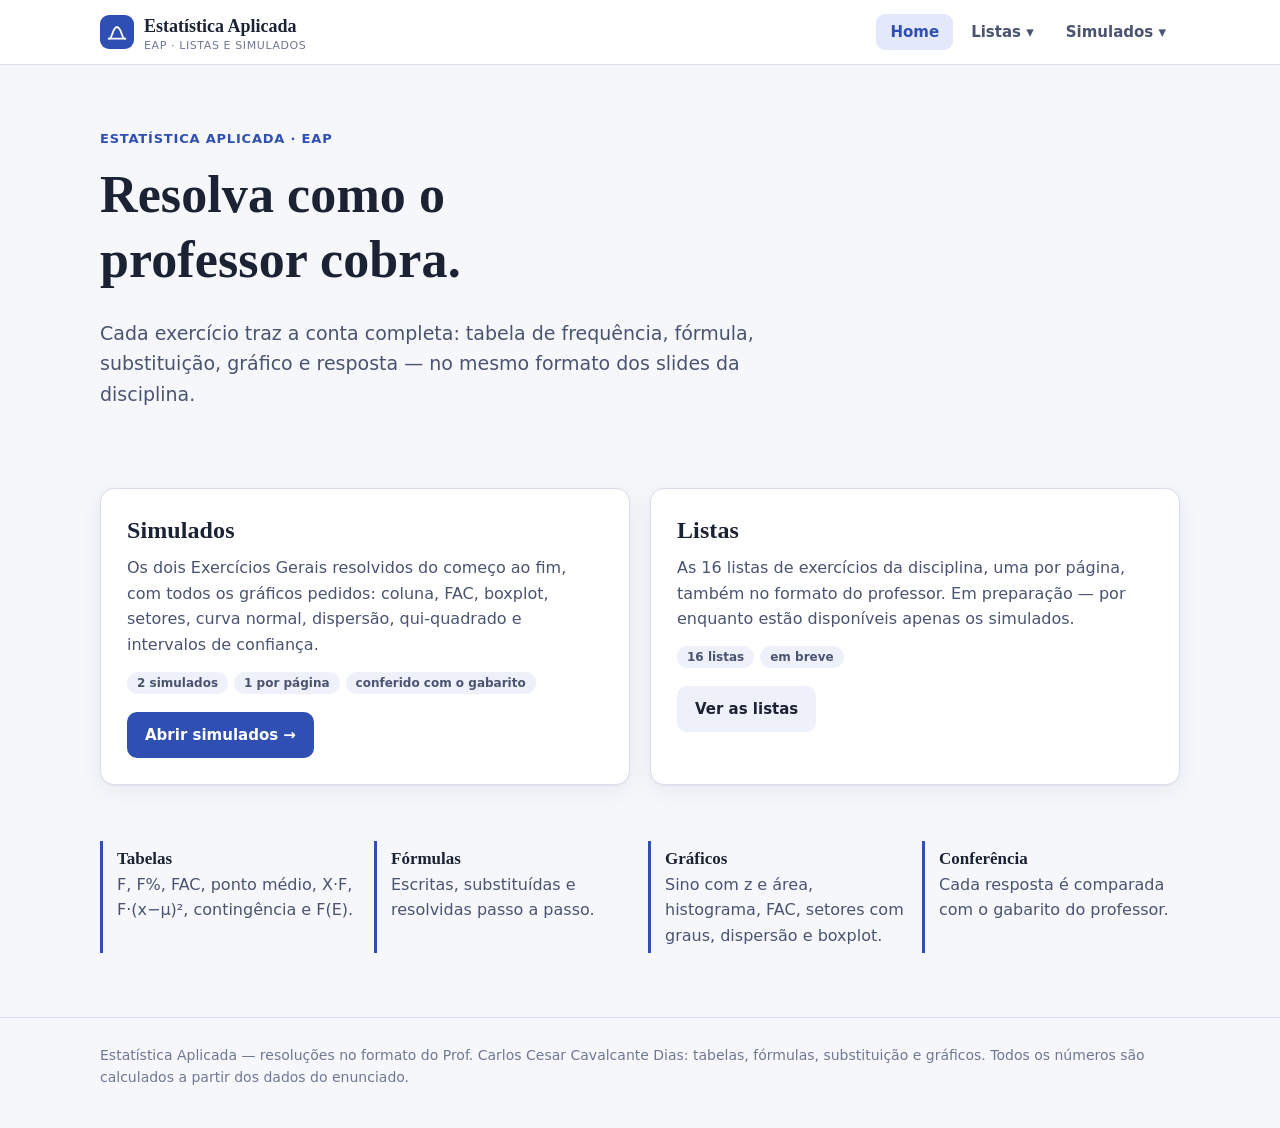
<file: index.html>
<!doctype html>
<html lang="pt-BR">
<head>
<meta charset="utf-8">
<meta name="viewport" content="width=device-width, initial-scale=1">
<title>Estatística Aplicada — Listas e Simulados</title>
<meta name="description" content="Listas e simulados de Estatística Aplicada resolvidos no formato do professor: tabelas, fórmulas e gráficos.">
<link rel="stylesheet" href="css/style.css">
</head>
<body data-page="home">
<div id="site-header"></div>
<main class="wrap">
  <section class="hero">
    <div class="kicker">Estatística Aplicada · EAP</div>
    <h1>Resolva como o professor cobra.</h1>
    <p class="lead">Cada exercício traz a conta completa: tabela de frequência, fórmula, substituição, gráfico e resposta — no mesmo formato dos slides da disciplina.</p>
  </section>

  <section class="cards" aria-label="Seções">
    <article class="card">
      <h2>Simulados</h2>
      <p>Os dois Exercícios Gerais resolvidos do começo ao fim, com todos os gráficos pedidos: coluna, FAC, boxplot, setores, curva normal, dispersão, qui-quadrado e intervalos de confiança.</p>
      <div class="tags"><span class="tag">2 simulados</span><span class="tag">1 por página</span><span class="tag">conferido com o gabarito</span></div>
      <a class="btn" href="simulados.html#1">Abrir simulados →</a>
    </article>
    <article class="card">
      <h2>Listas</h2>
      <p>As 16 listas de exercícios da disciplina, uma por página, também no formato do professor. Em preparação — por enquanto estão disponíveis apenas os simulados.</p>
      <div class="tags"><span class="tag">16 listas</span><span class="tag">em breve</span></div>
      <a class="btn ghost" href="listas.html">Ver as listas</a>
    </article>
  </section>

  <section class="features" aria-label="O que cada resolução traz">
    <div><b>Tabelas</b>F, F%, FAC, ponto médio, X·F, F·(x−μ)², contingência e F(E).</div>
    <div><b>Fórmulas</b>Escritas, substituídas e resolvidas passo a passo.</div>
    <div><b>Gráficos</b>Sino com z e área, histograma, FAC, setores com graus, dispersão e boxplot.</div>
    <div><b>Conferência</b>Cada resposta é comparada com o gabarito do professor.</div>
  </section>
</main>
<div id="site-footer"></div>
<script src="js/layout.js"></script>
</body>
</html>
</file>
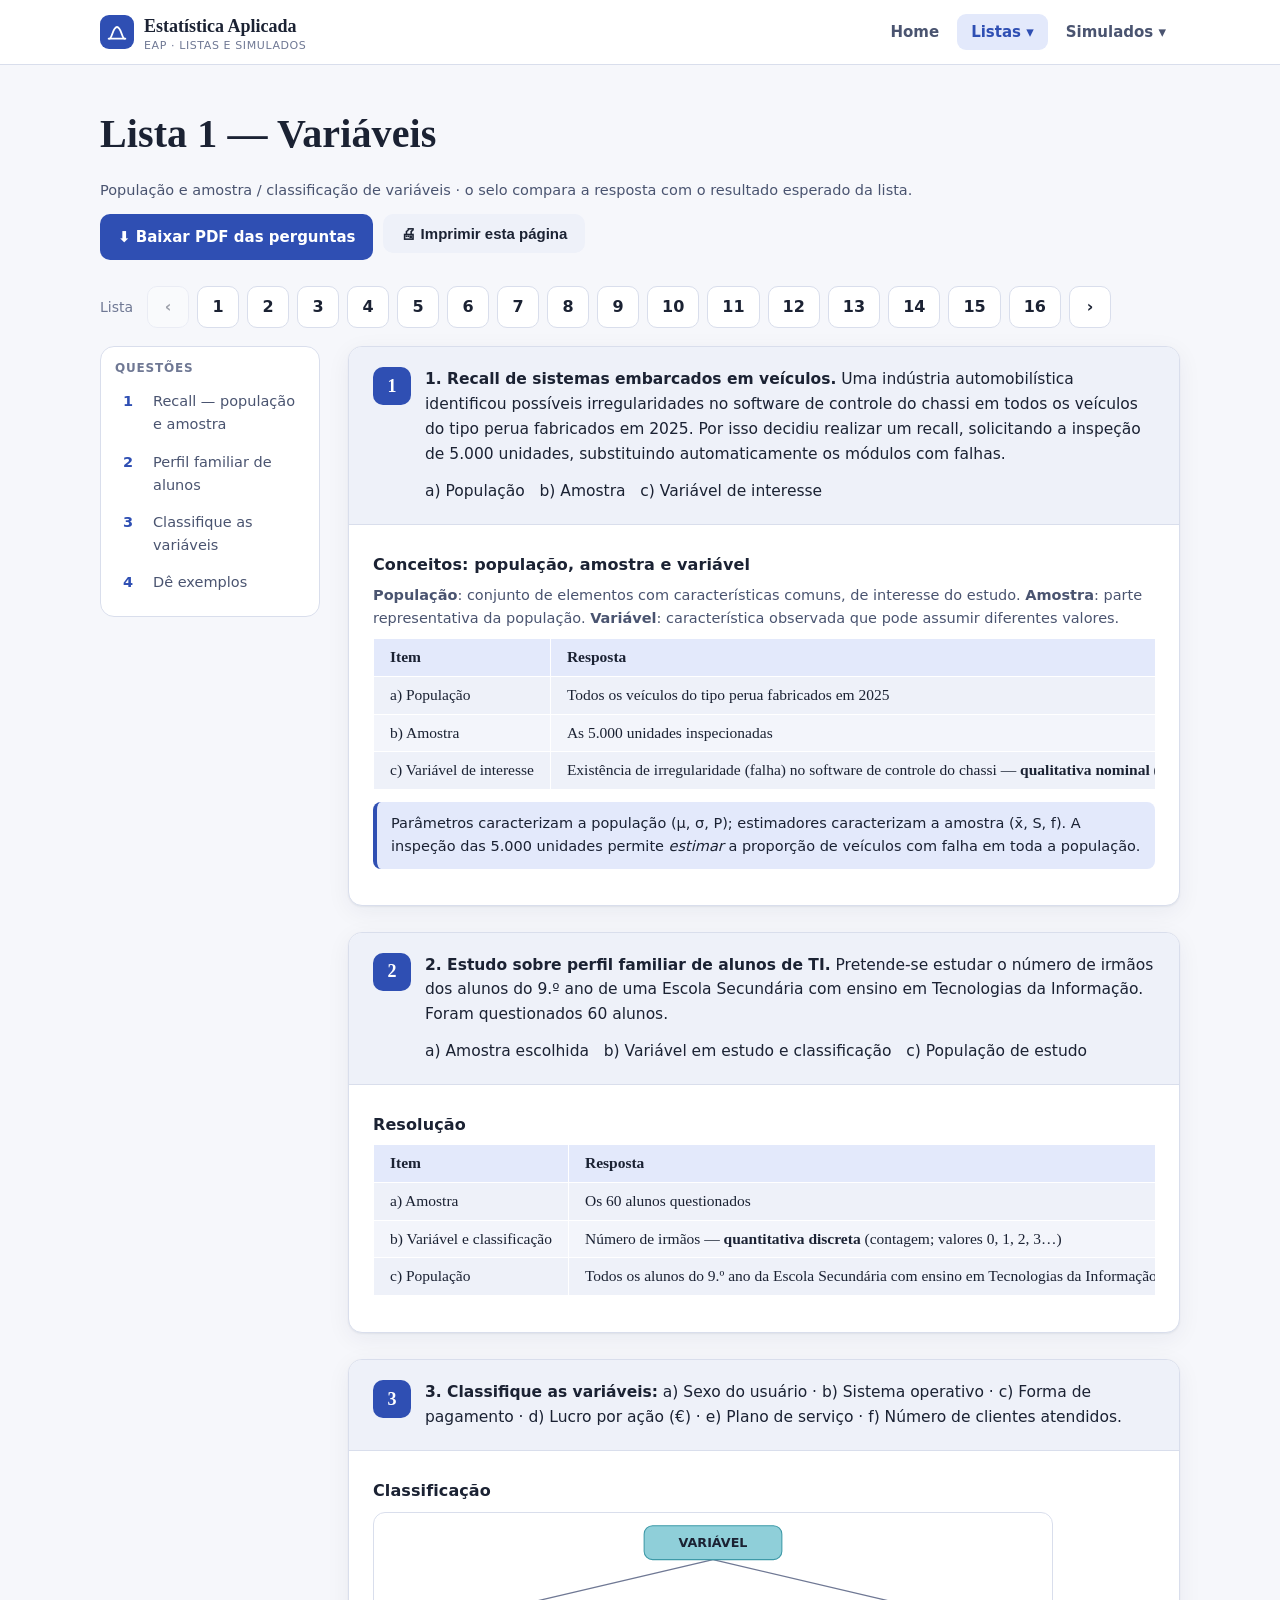
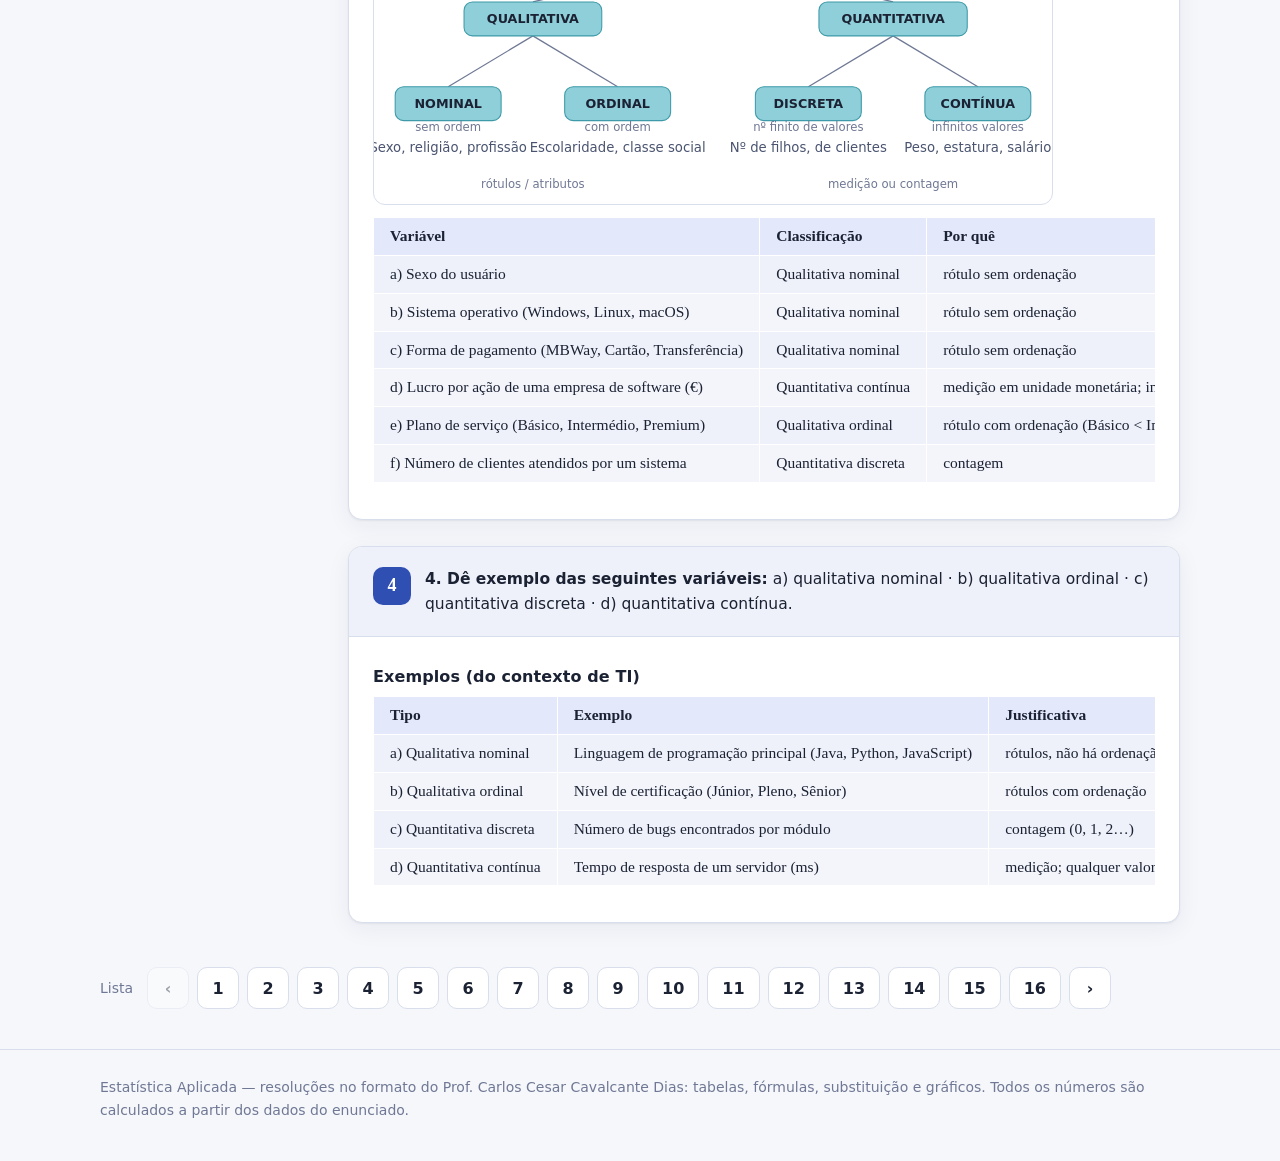
<file: listas.html>
<!doctype html>
<html lang="pt-BR">
<head>
<meta charset="utf-8">
<meta name="viewport" content="width=device-width, initial-scale=1">
<title>Listas — Estatística Aplicada</title>
<link rel="stylesheet" href="vendor/katex/katex.min.css">
<link rel="stylesheet" href="css/style.css">
</head>
<body data-page="listas">
<div id="site-header"></div>
<main class="wrap">
  <div class="page-title">
    <h1 id="t">Listas de exercícios</h1>
    <p class="calc-note" id="sub"></p>
  </div>
  <nav class="pager" id="pager-top" aria-label="Paginação das listas"></nav>
  <div class="sim-layout">
    <aside class="toc"><h4>Questões</h4><nav id="toc"></nav></aside>
    <section id="content"></section>
  </div>
  <nav class="pager" id="pager-bottom" aria-label="Paginação das listas"></nav>
</main>
<div id="site-footer"></div>
<script src="vendor/katex/katex.min.js"></script>
<script src="js/layout.js"></script>
<script src="js/stats.js"></script>
<script src="js/charts.js"></script>
<script src="js/ui.js"></script>
<script src="js/listas-common.js"></script>
<script src="js/listas-01-02.js"></script>
<script src="js/listas-03-04.js"></script>
<script src="js/listas-05-06.js"></script>
<script src="js/listas-07-10.js"></script>
<script src="js/listas-11-13.js"></script>
<script src="js/listas-14-16.js"></script>
<script>
(function () {
  var NOMES = ['Variáveis', 'Distribuição de frequência', 'Representação gráfica', 'Média', 'Mediana', 'Moda', 'Dispersão (desvio padrão e CV)', 'Boxplot',
    'Distribuição normal', 'Amostra para estimar a média', 'Amostra para estimar a proporção', 'IC da média', 'IC da proporção', 'Correlação', 'Regressão', 'Teste do qui-quadrado'];
  var total = 16;
  function pager(cur) {
    var h = '<span class="lab">Lista</span>' + (cur > 1 ? '<a href="#' + (cur - 1) + '">‹</a>' : '<a class="dis">‹</a>');
    for (var i = 1; i <= total; i++) {
      var ok = !!EAP.listas[i];
      h += i === cur ? '<span class="cur">' + i + '</span>' : '<a href="#' + i + '"' + (ok ? '' : ' style="opacity:.45"') + '>' + i + '</a>';
    }
    return h + (cur < total ? '<a href="#' + (cur + 1) + '">›</a>' : '<a class="dis">›</a>');
  }
  function show() {
    var n = parseInt((location.hash || '#1').slice(1), 10); if (!(n >= 1 && n <= total)) n = 1;
    var L = EAP.listas[n];
    document.getElementById('pager-top').innerHTML = document.getElementById('pager-bottom').innerHTML = pager(n);
    if (L) {
      document.title = L.title + ' — Estatística Aplicada';
      document.getElementById('t').textContent = L.title;
      document.getElementById('sub').textContent = L.sub + ' · o selo compara a resposta com o resultado esperado da lista.';
      document.getElementById('toc').innerHTML = L.toc.map(function (q) { return '<a href="#q' + q[0] + '" data-q="1"><b>' + q[0] + '</b><span>' + q[1] + '</span></a>'; }).join('');
      document.getElementById('content').innerHTML = L.render();
    } else {
      document.getElementById('t').textContent = 'Lista ' + n + ' — ' + NOMES[n - 1];
      document.getElementById('sub').textContent = '';
      document.getElementById('toc').innerHTML = '';
      document.getElementById('content').innerHTML = '<div class="q"><div class="body"><p class="calc-note" style="margin-top:20px">Esta lista ainda está em preparação.</p></div></div>';
    }
    window.scrollTo(0, 0);
  }
  document.addEventListener('click', function (e) {
    var a = e.target.closest && e.target.closest('a[data-q]');
    if (a) { e.preventDefault(); var el = document.getElementById(a.getAttribute('href').slice(1)); if (el) el.scrollIntoView({ behavior: 'smooth' }); }
  });
  window.addEventListener('hashchange', show);
  show();
})();
</script>
<script src="js/print.js"></script>
</body>
</html>
</file>
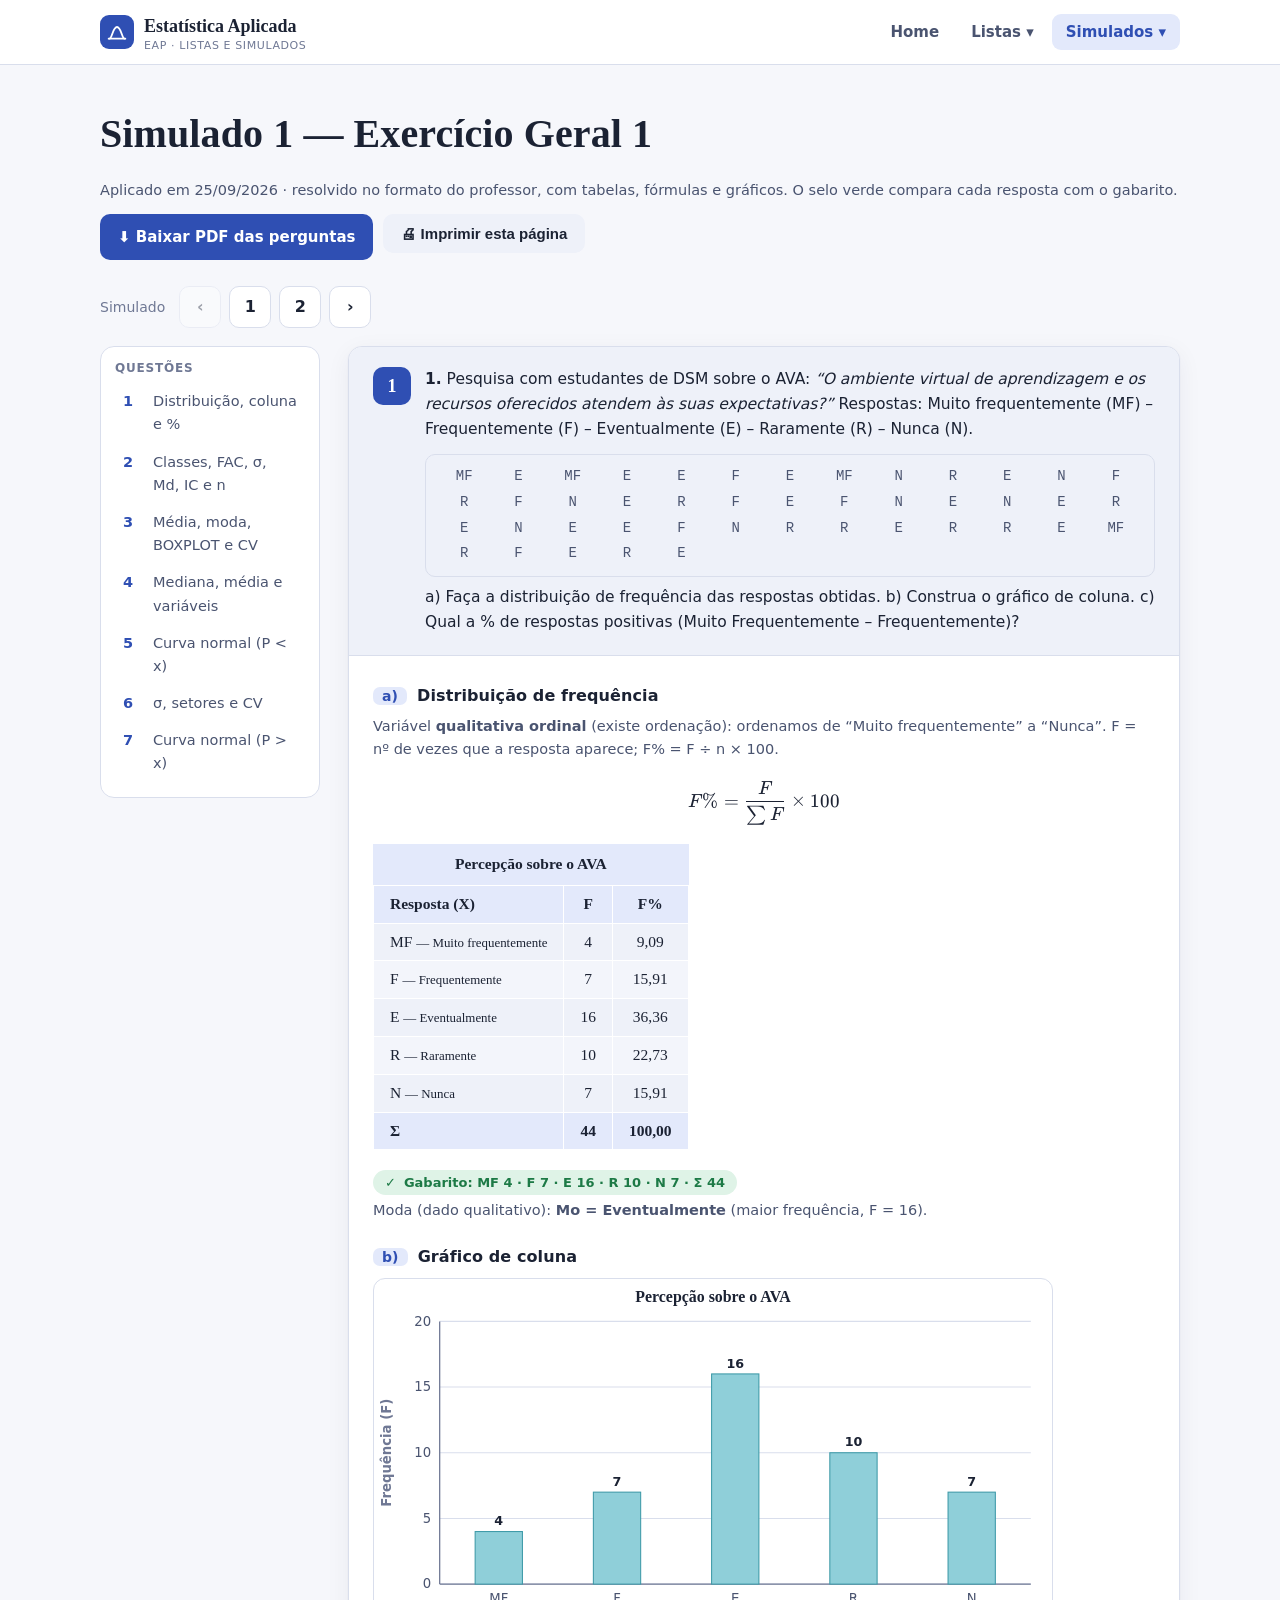
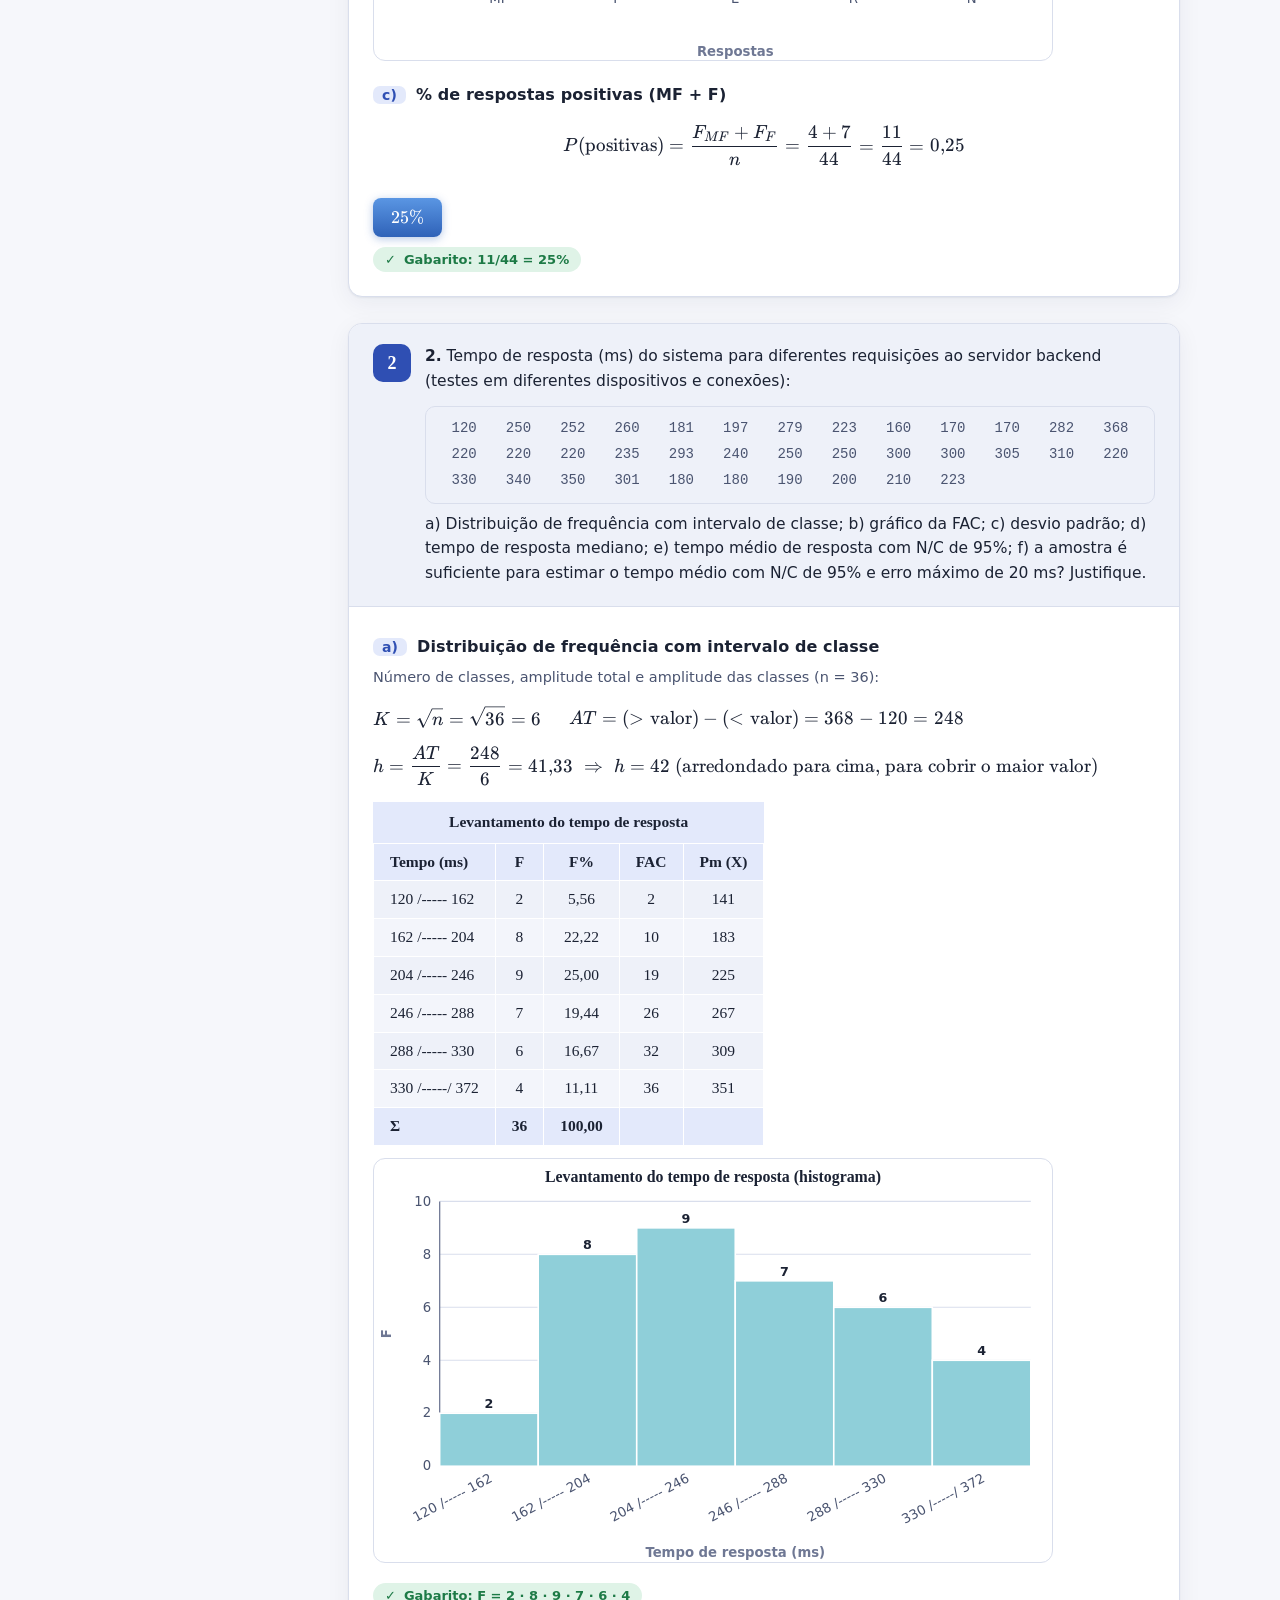
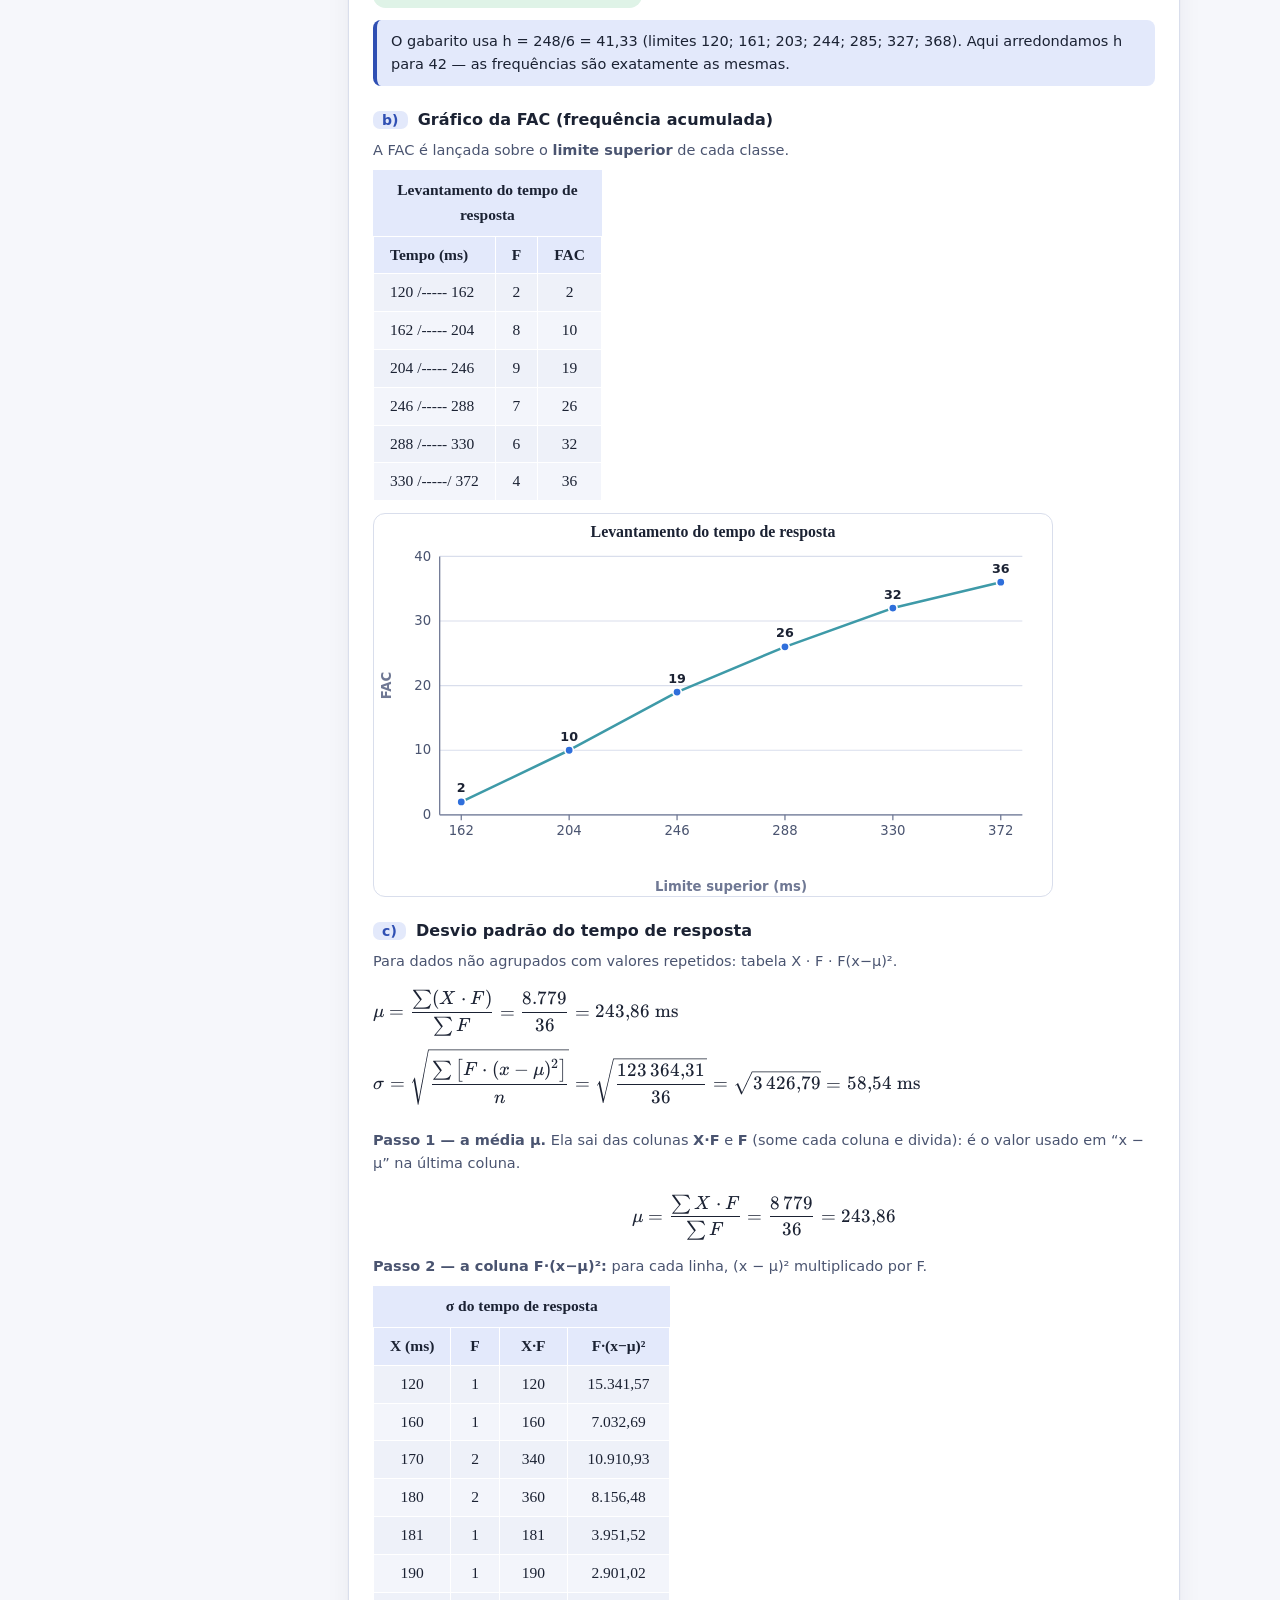
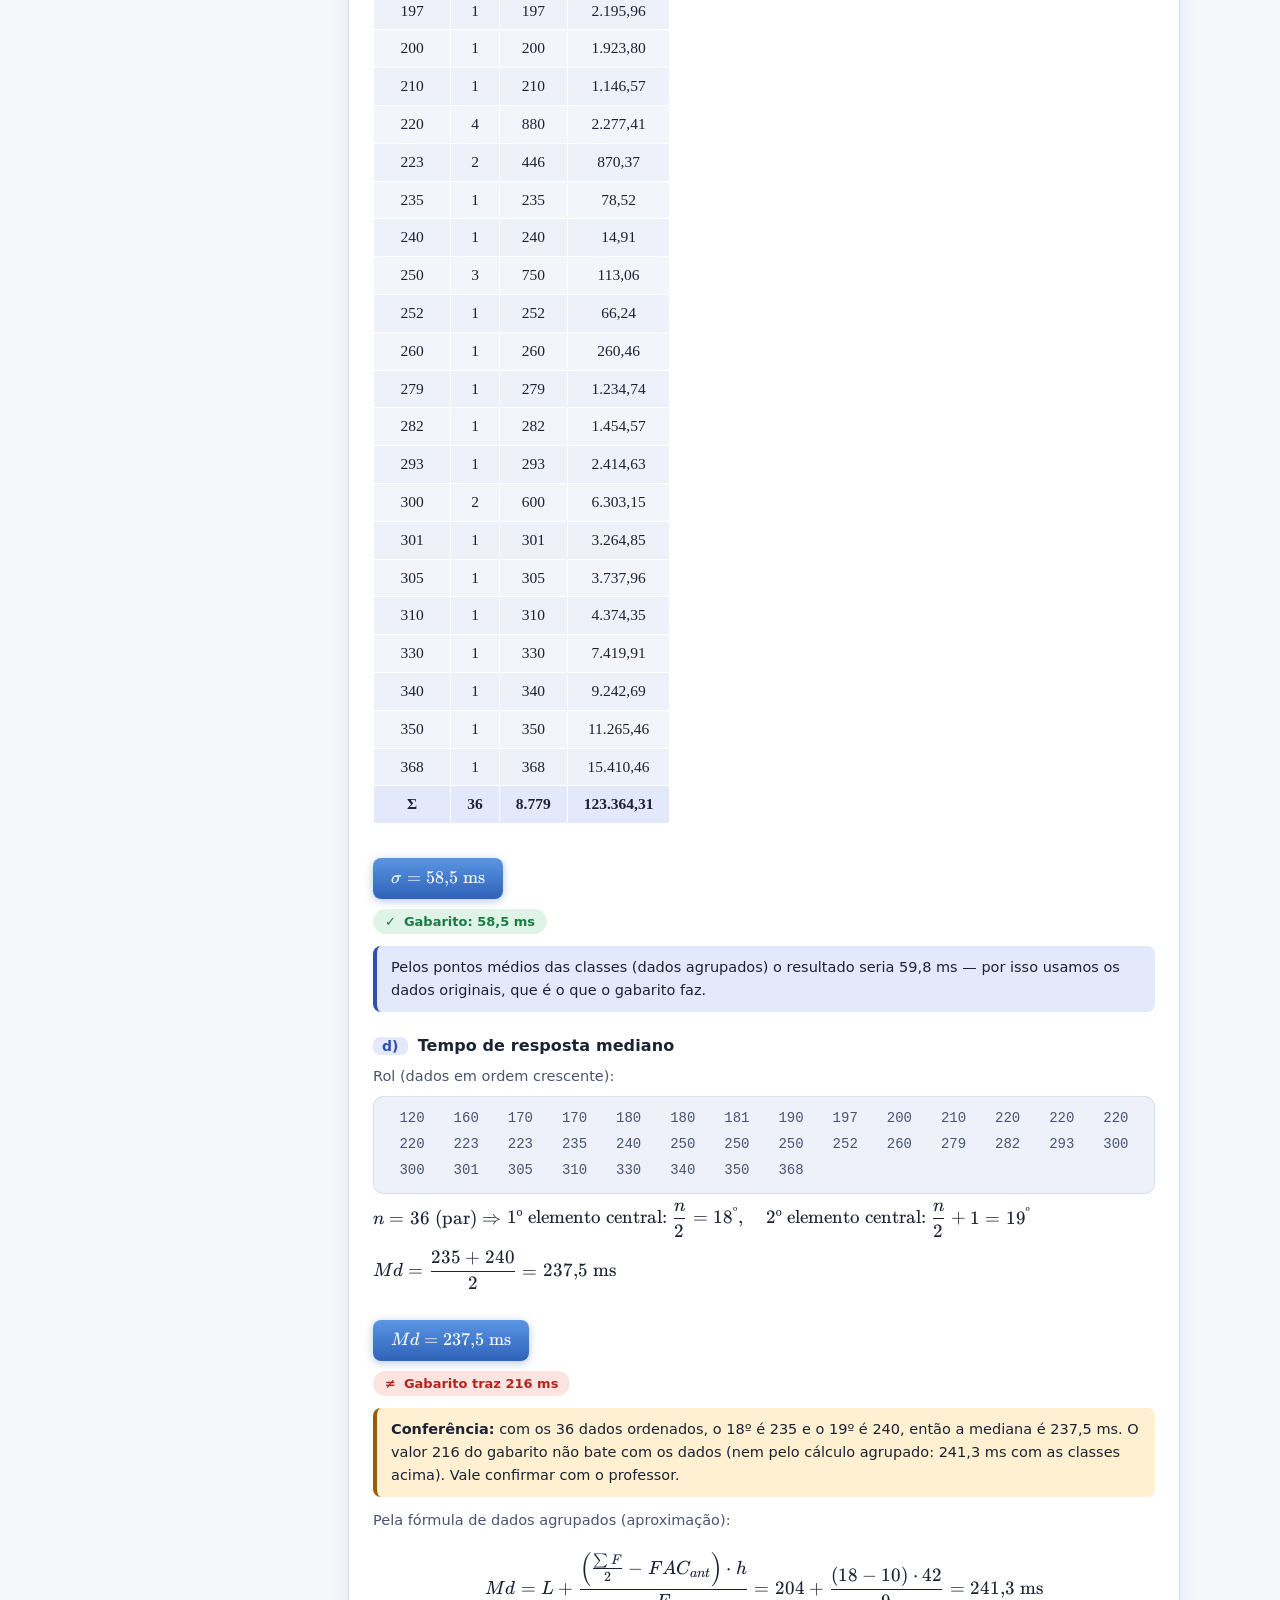
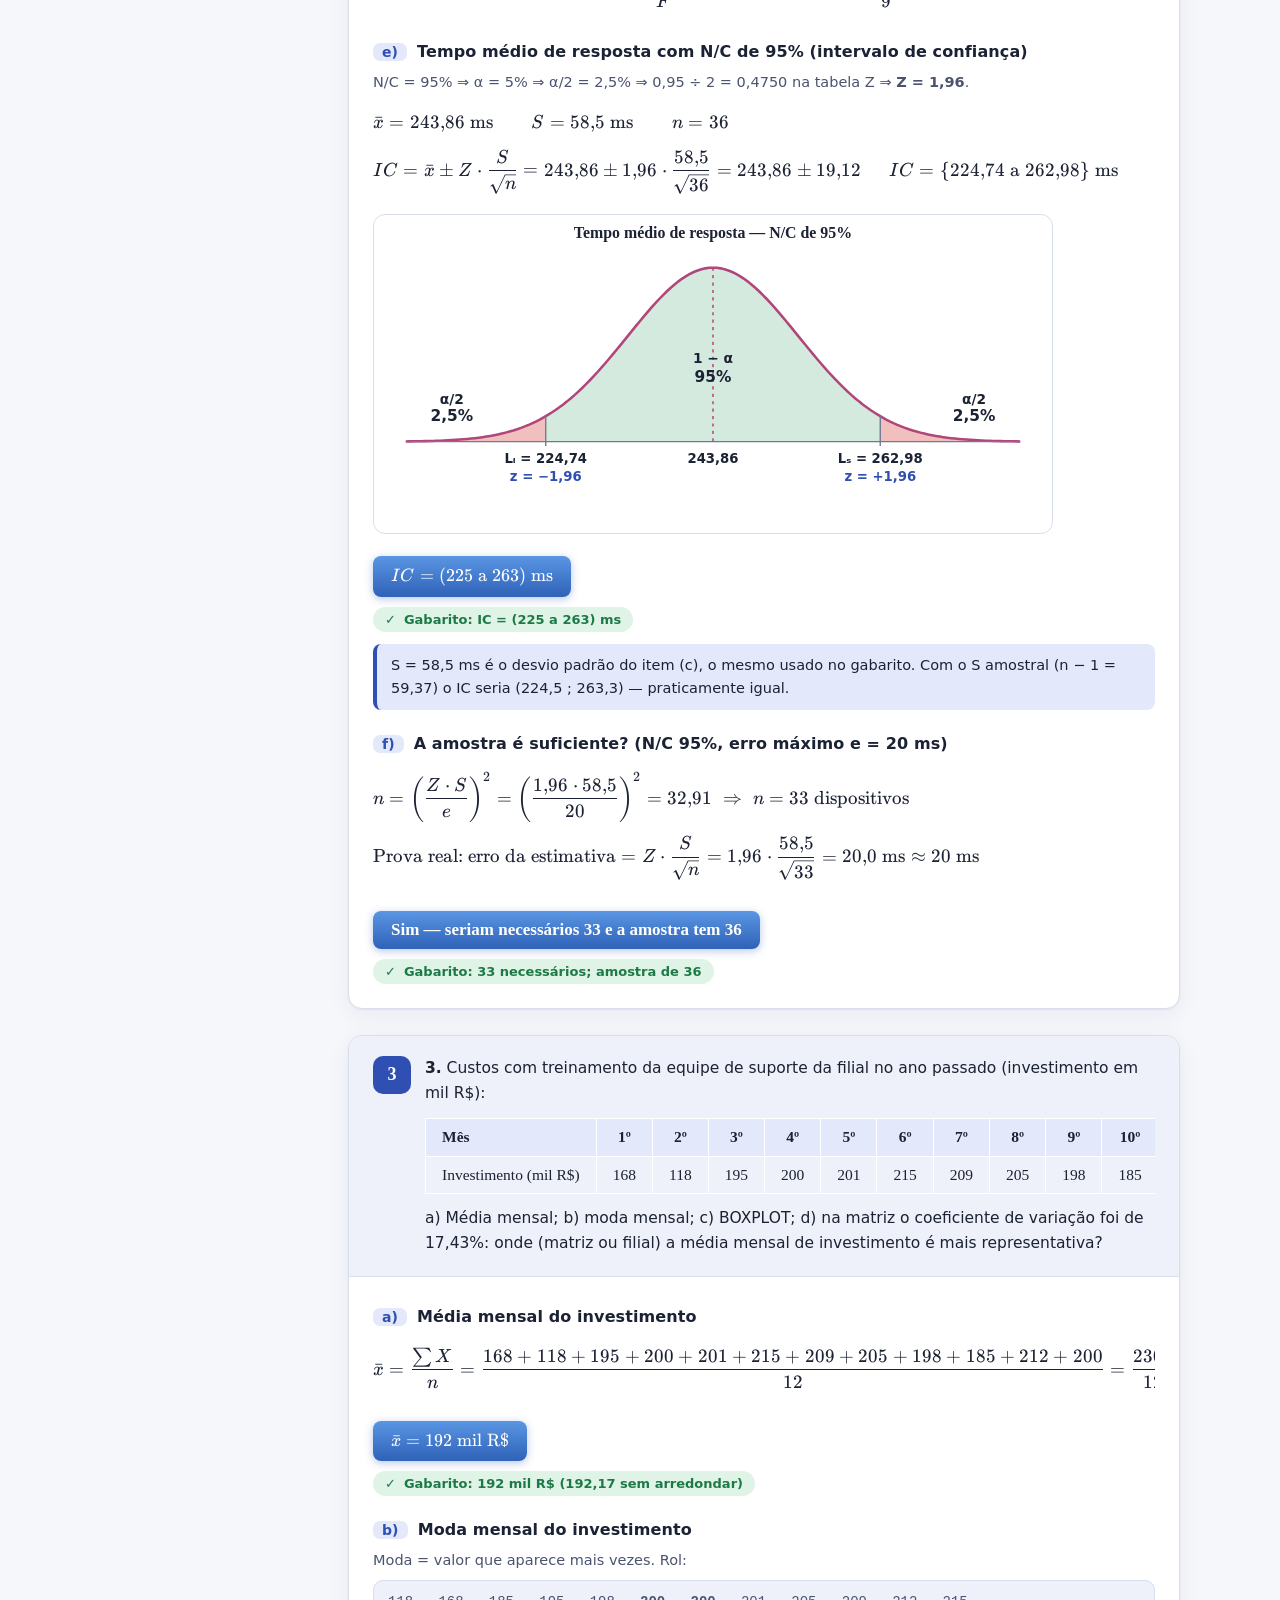
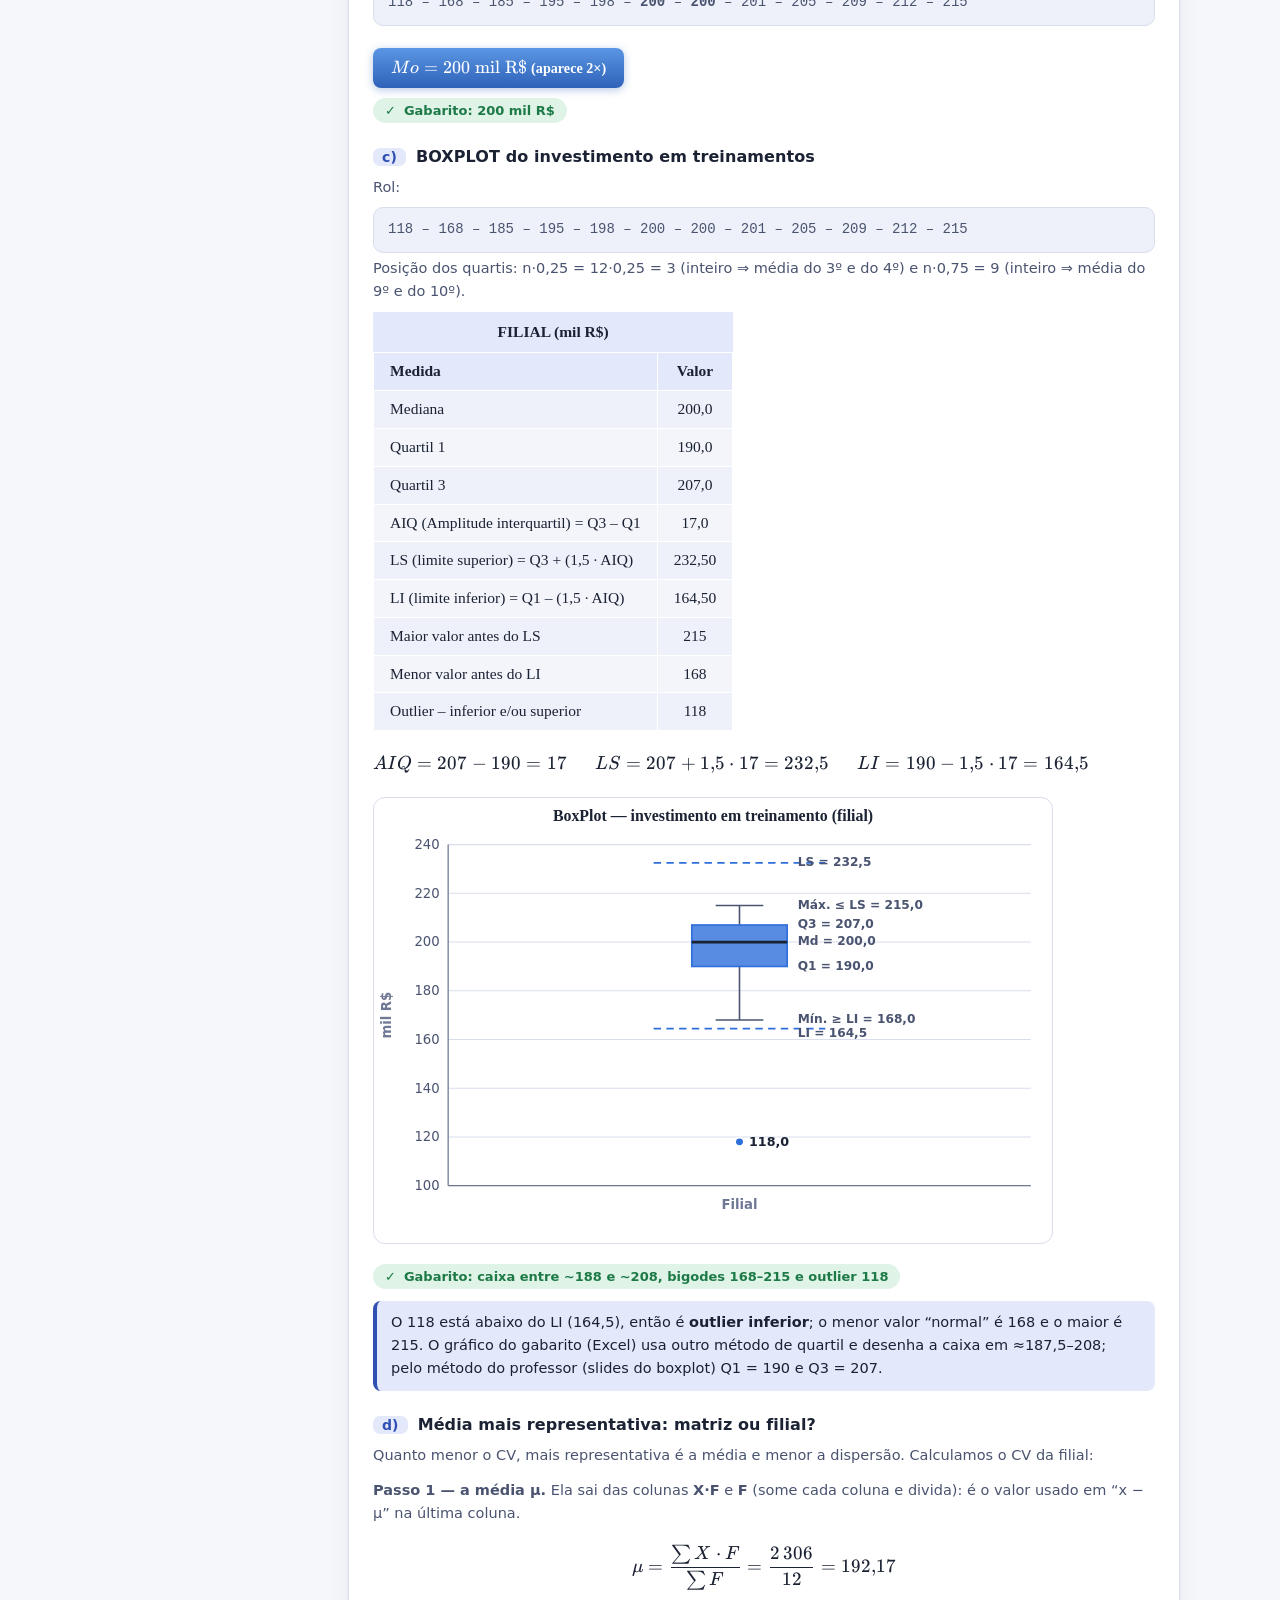
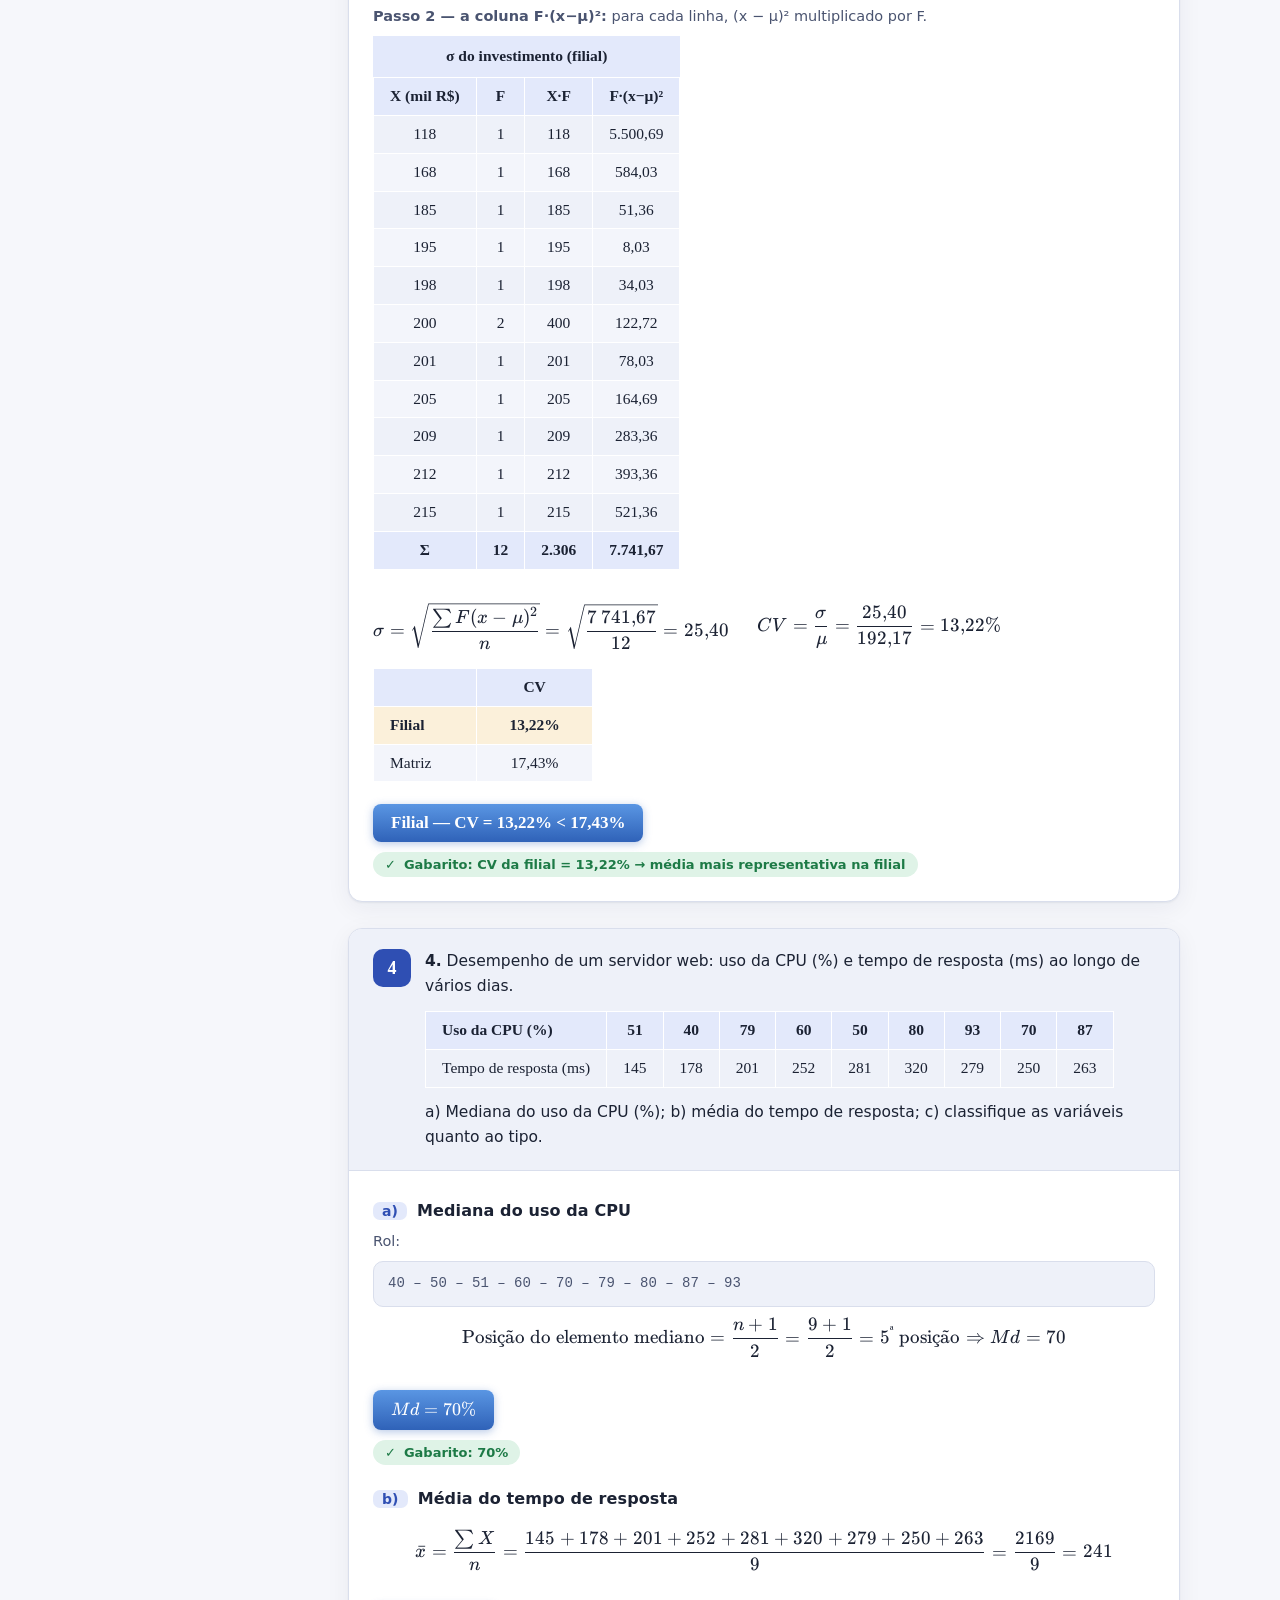
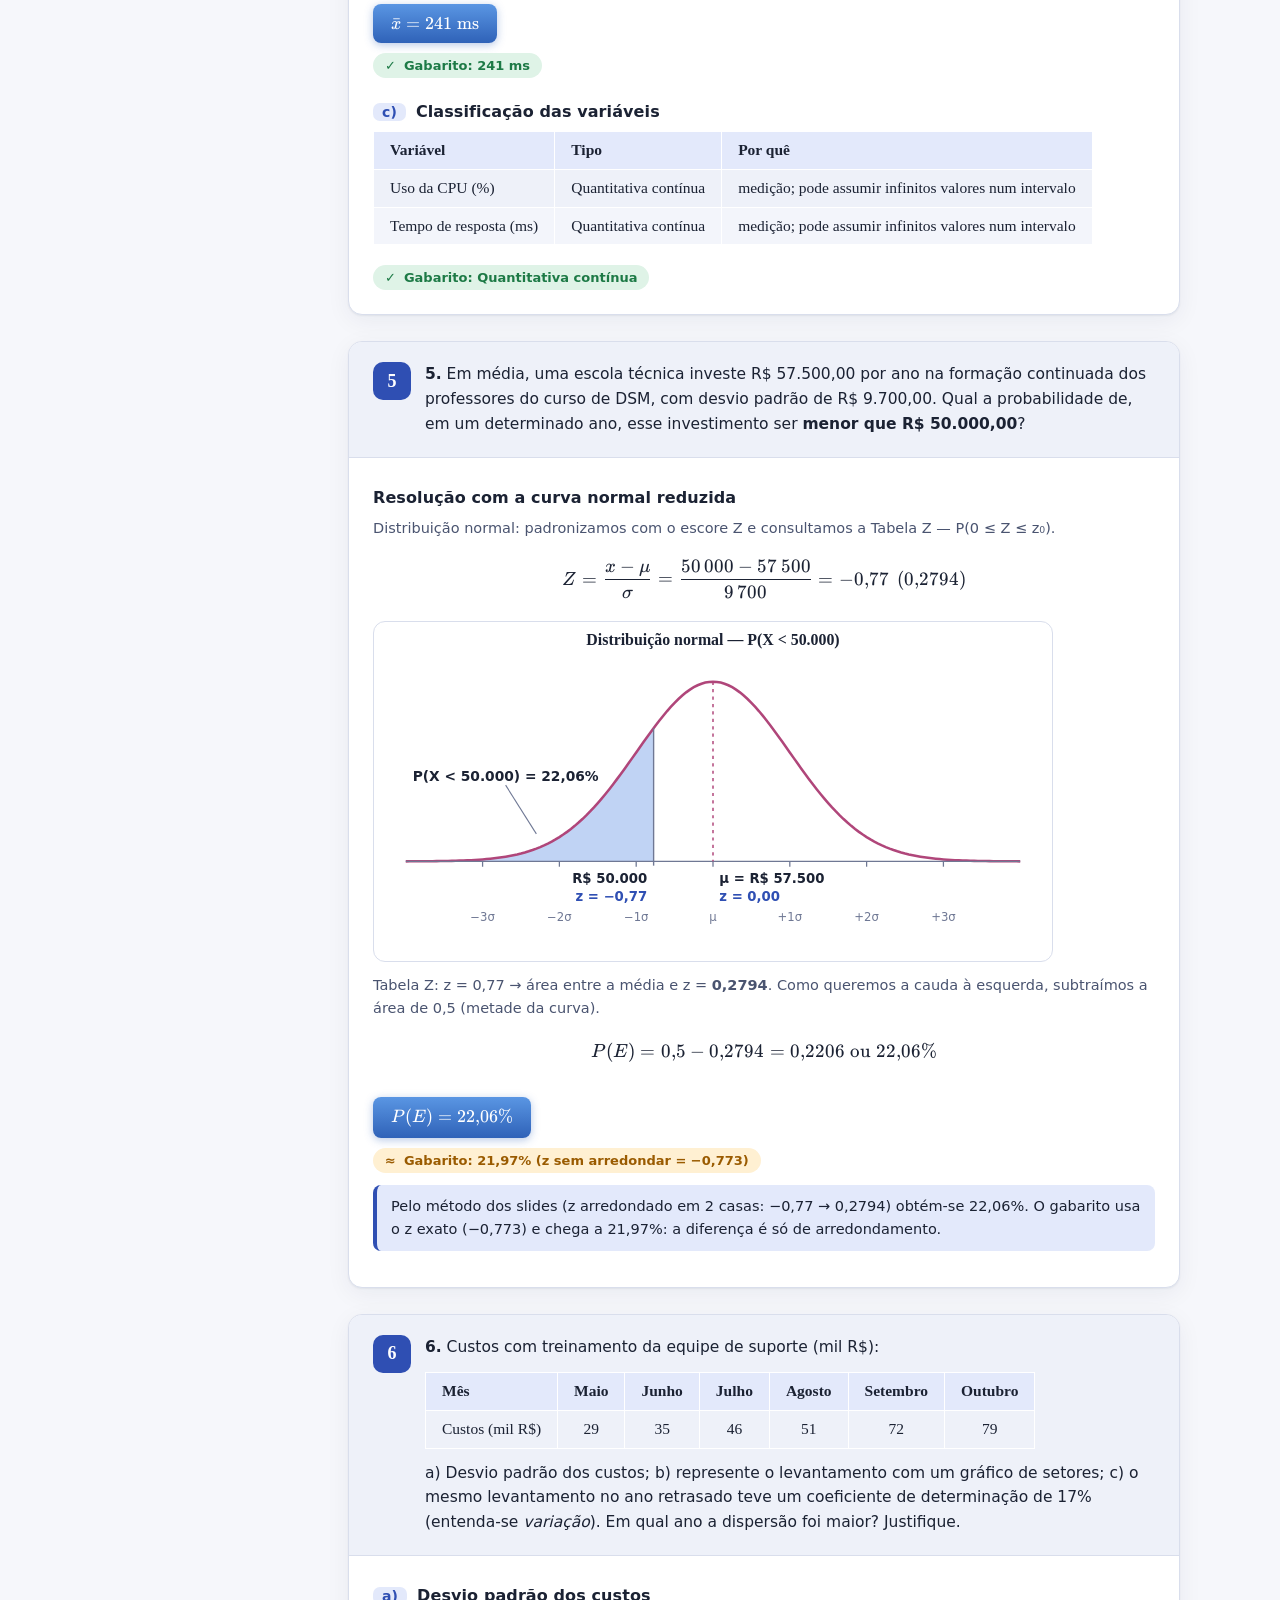
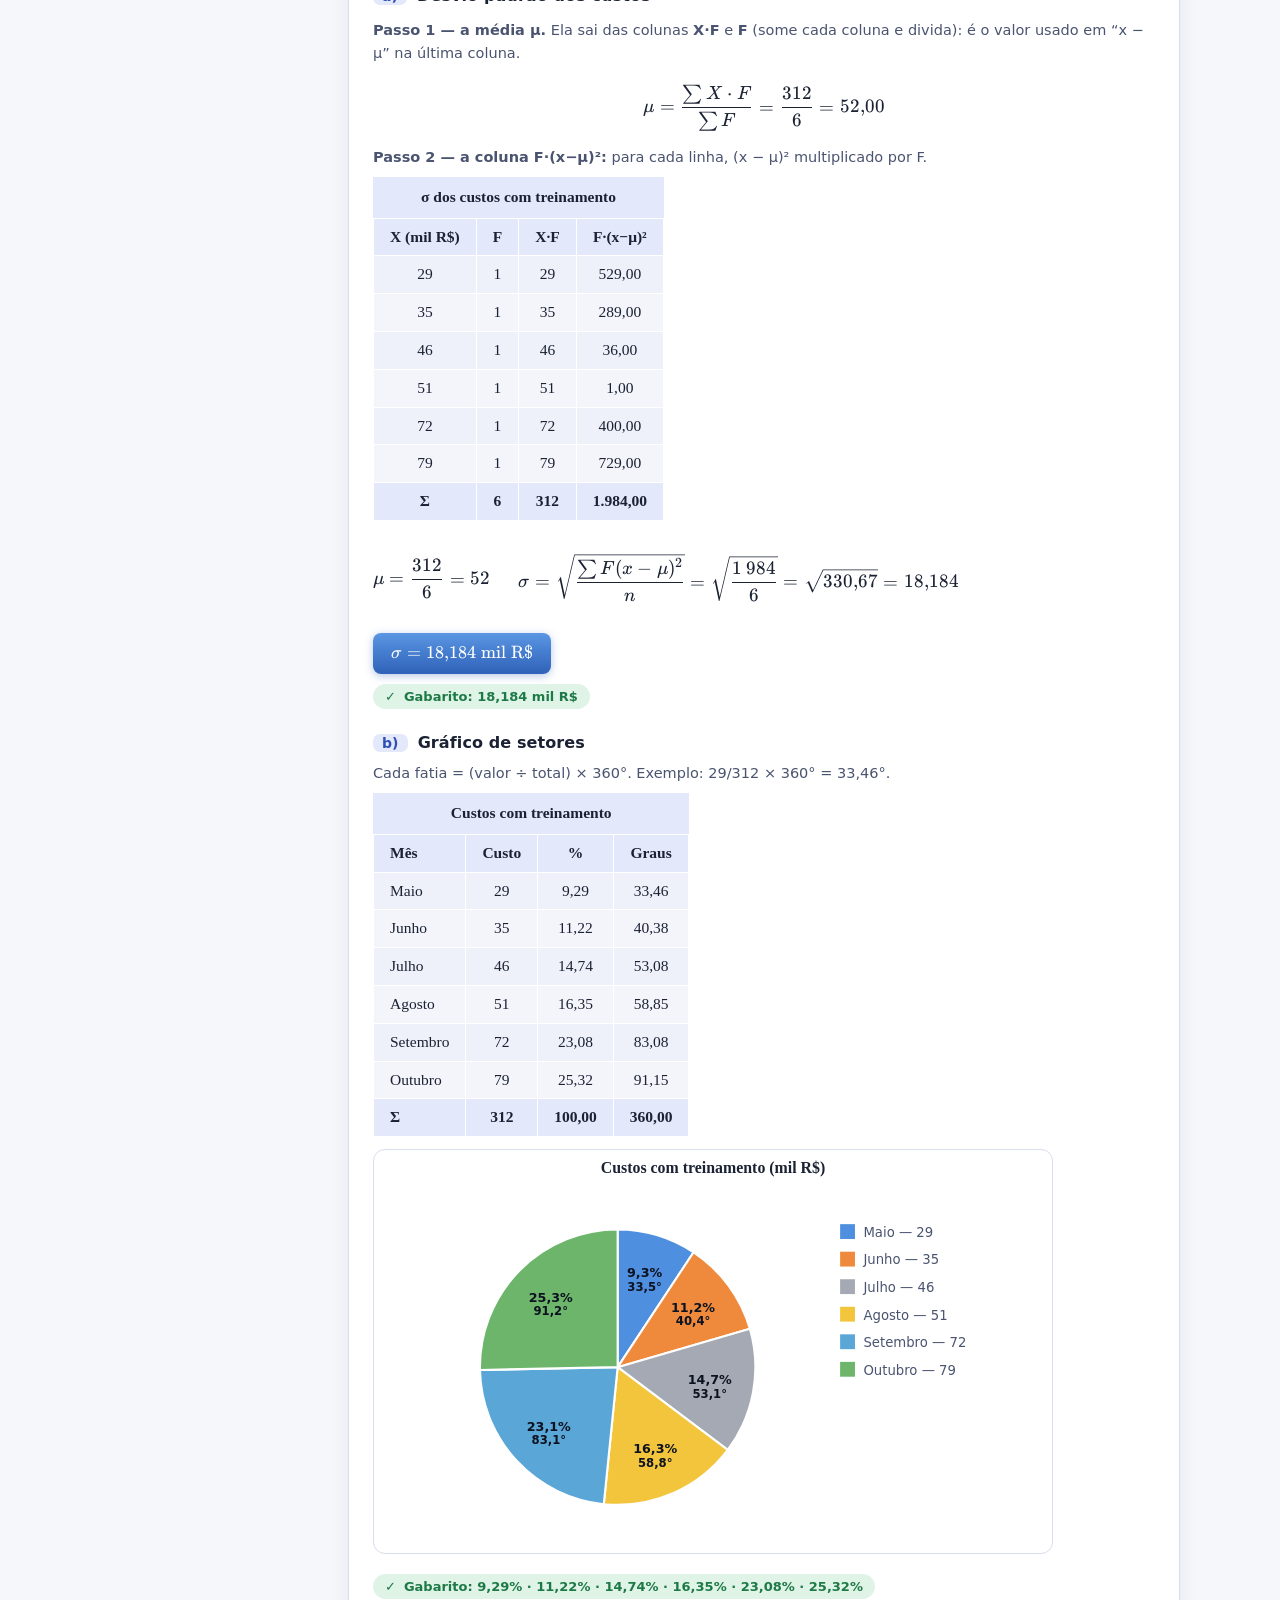
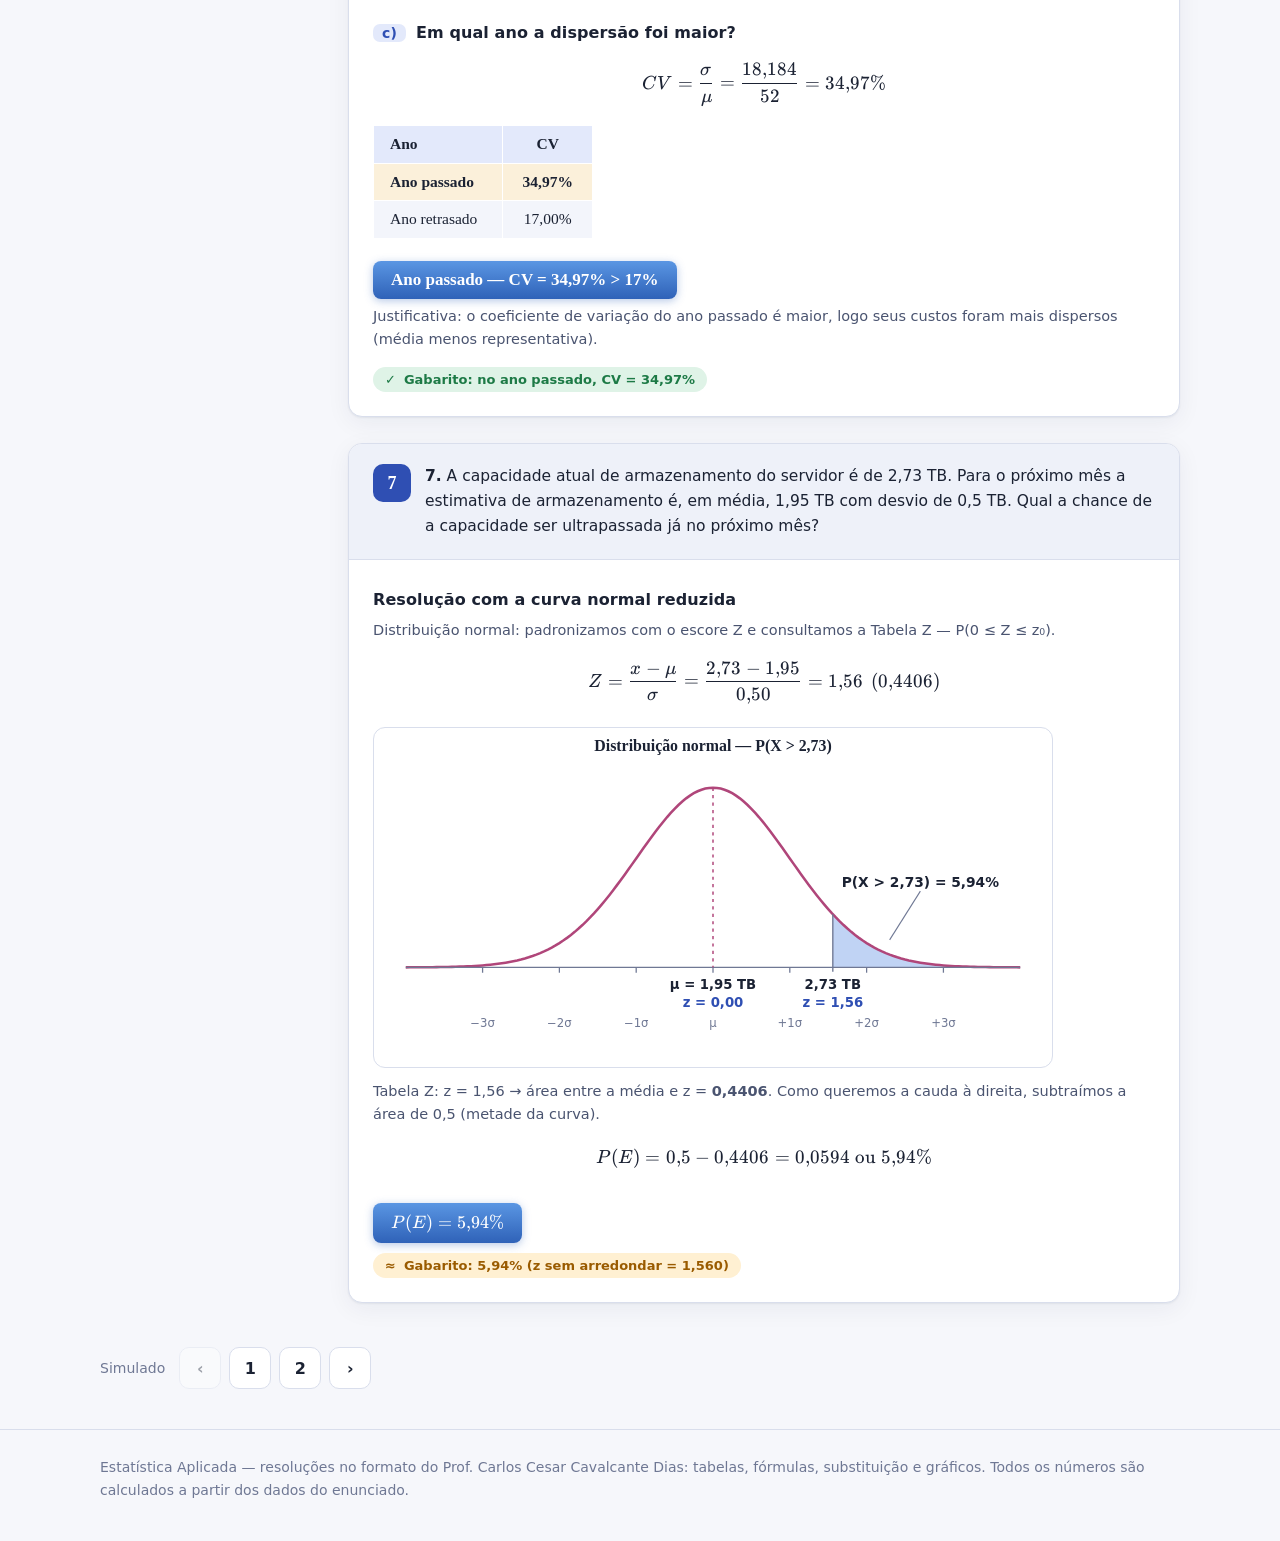
<file: simulados.html>
<!doctype html>
<html lang="pt-BR">
<head>
<meta charset="utf-8">
<meta name="viewport" content="width=device-width, initial-scale=1">
<title>Simulados — Estatística Aplicada</title>
<link rel="stylesheet" href="vendor/katex/katex.min.css">
<link rel="stylesheet" href="css/style.css">
</head>
<body data-page="simulados">
<div id="site-header"></div>
<main class="wrap">
  <div class="page-title">
    <h1 id="sim-title">Simulados</h1>
    <p class="calc-note" id="sim-sub"></p>
  </div>
  <nav class="pager" id="pager-top" aria-label="Paginação dos simulados"></nav>
  <div class="sim-layout">
    <aside class="toc"><h4>Questões</h4><nav id="toc"></nav></aside>
    <section id="content" aria-live="polite"></section>
  </div>
  <nav class="pager" id="pager-bottom" aria-label="Paginação dos simulados"></nav>
</main>
<div id="site-footer"></div>
<script src="vendor/katex/katex.min.js"></script>
<script src="js/layout.js"></script>
<script src="js/stats.js"></script>
<script src="js/charts.js"></script>
<script src="js/ui.js"></script>
<script src="js/sim1.js"></script>
<script src="js/sim2.js"></script>
<script>
(function () {
  var total = 2;
  function pagerHtml(cur) {
    var h = '<span class="lab">Simulado</span>';
    h += cur > 1 ? '<a href="#' + (cur - 1) + '" aria-label="Simulado anterior">‹</a>' : '<a class="dis" aria-disabled="true">‹</a>';
    for (var i = 1; i <= total; i++) h += i === cur ? '<span class="cur" aria-current="page">' + i + '</span>' : '<a href="#' + i + '">' + i + '</a>';
    h += cur < total ? '<a href="#' + (cur + 1) + '" aria-label="Próximo simulado">›</a>' : '<a class="dis" aria-disabled="true">›</a>';
    return h;
  }
  function show() {
    var n = parseInt((location.hash || '#1').slice(1), 10);
    if (!(n >= 1 && n <= total)) n = 1;
    var s = EAP.sims[n];
    document.title = s.title + ' — Estatística Aplicada';
    document.getElementById('sim-title').textContent = s.title;
    document.getElementById('sim-sub').textContent = 'Aplicado em ' + s.date + ' · resolvido no formato do professor, com tabelas, fórmulas e gráficos. O selo verde compara cada resposta com o gabarito.';
    document.getElementById('pager-top').innerHTML = pagerHtml(n);
    document.getElementById('pager-bottom').innerHTML = pagerHtml(n);
    document.getElementById('toc').innerHTML = s.toc.map(function (q) { return '<a href="#q' + q[0] + '" data-q="1"><b>' + q[0] + '</b><span>' + q[1] + '</span></a>'; }).join('');
    document.getElementById('content').innerHTML = s.render();
    window.scrollTo(0, 0);
  }
  // links internos das questões (#q3) não devem trocar de simulado
  document.addEventListener('click', function (e) {
    var a = e.target.closest && e.target.closest('a[data-q]');
    if (a) { e.preventDefault(); var el = document.getElementById(a.getAttribute('href').slice(1)); if (el) el.scrollIntoView({ behavior: 'smooth' }); }
  });
  window.addEventListener('hashchange', show);
  show();
})();
</script>
<script src="js/print.js"></script>
</body>
</html>
</file>
<file: css/style.css>
/* ============================================================
   Estatística Aplicada — EAP
   Tokens → componentes. Claro/escuro automáticos (prefers-color-scheme).
   ============================================================ */
:root {
  --bg: #f6f7fb;
  --surface: #ffffff;
  --surface-2: #eef1f9;
  --ink: #1b2233;
  --ink-2: #4a5470;
  --ink-3: #6f7894;
  --line: #d9deec;
  --brand: #2f4fb3;
  --brand-ink: #ffffff;
  --brand-soft: #e3e9fb;
  --ok: #1d7a46;
  --ok-soft: #dff3e7;
  --warn: #9a5b00;
  --warn-soft: #fff0d2;
  --bad: #b3261e;
  --bad-soft: #fde4e1;
  /* gráficos */
  --bar: #8fcfd9;
  --bar-line: #3e9aa8;
  --c0: #2f6fdb; --c1: #e8772e; --c2: #2c9a6a; --c3: #8a5cc6;
  --shade: rgba(47,111,219,.30);
  --rc: rgba(214,69,65,.34);
  --ra: rgba(60,160,110,.22);
  --hatch: #d64541;
  --radius: 14px;
  --shadow: 0 1px 2px rgba(20,30,60,.06), 0 6px 24px rgba(20,30,60,.06);
  --serif: "Cambria", "Georgia", "Times New Roman", serif;
  --sans: system-ui, -apple-system, "Segoe UI", Roboto, "Helvetica Neue", Arial, sans-serif;
  --mono: ui-monospace, "Cascadia Mono", Consolas, monospace;
}
@media (prefers-color-scheme: dark) {
  :root {
    --bg: #0f1424; --surface: #171d33; --surface-2: #1f2744; --ink: #e8ecf8; --ink-2: #b4bdd8; --ink-3: #8a94b4;
    --line: #2b3454; --brand: #7b97f2; --brand-ink: #0f1424; --brand-soft: #232d52;
    --ok: #62d394; --ok-soft: #14352a; --warn: #f0b95a; --warn-soft: #3a2c10; --bad: #ff8a80; --bad-soft: #3c1b19;
    --bar: #3f8c97; --bar-line: #8fd3de; --c0: #6c9cff; --c1: #ff9a5a; --c2: #5ed0a0; --c3: #b79bf0;
    --shade: rgba(108,156,255,.35); --rc: rgba(255,120,110,.38); --ra: rgba(94,208,160,.22); --hatch: #ff8a80;
    --shadow: 0 1px 2px rgba(0,0,0,.4), 0 6px 24px rgba(0,0,0,.35);
  }
}
* { box-sizing: border-box; }
html { scroll-behavior: smooth; scroll-padding-top: 84px; }
body { margin: 0; background: var(--bg); color: var(--ink); font: 16px/1.6 var(--sans); -webkit-font-smoothing: antialiased; }
a { color: var(--brand); }
h1, h2, h3, h4 { font-family: var(--serif); line-height: 1.25; margin: 0 0 .5em; letter-spacing: .1px; }
p { margin: 0 0 .8em; }
.wrap { max-width: 1120px; margin: 0 auto; padding: 0 20px; }

/* ---------- cabeçalho ---------- */
.site-header { position: sticky; top: 0; z-index: 50; background: color-mix(in srgb, var(--surface) 92%, transparent); backdrop-filter: blur(10px); border-bottom: 1px solid var(--line); }
.site-header .wrap { display: flex; align-items: center; gap: 24px; height: 64px; }
.brand { display: flex; align-items: center; gap: 10px; text-decoration: none; color: var(--ink); font-family: var(--serif); font-weight: 700; font-size: 18px; }
.brand .logo { width: 34px; height: 34px; border-radius: 9px; background: var(--brand); display: grid; place-items: center; color: var(--brand-ink); }
.brand small { display: block; font: 500 11px var(--sans); color: var(--ink-3); letter-spacing: .6px; text-transform: uppercase; margin-top: -2px; }
nav.main { margin-left: auto; display: flex; align-items: center; gap: 4px; }
nav.main > a, nav.main .dd > button { appearance: none; border: 0; background: none; color: var(--ink-2); font: 600 15px var(--sans); padding: 9px 14px; border-radius: 9px; text-decoration: none; cursor: pointer; display: inline-flex; align-items: center; gap: 6px; }
nav.main > a:hover, nav.main .dd > button:hover, nav.main .dd:focus-within > button { background: var(--surface-2); color: var(--ink); }
nav.main a.on, nav.main .dd.on > button { color: var(--brand); background: var(--brand-soft); }
.dd { position: relative; }
.dd .menu { max-height: 75vh; overflow-y: auto; position: absolute; right: 0; top: calc(100% + 6px); min-width: 240px; background: var(--surface); border: 1px solid var(--line); border-radius: 12px; box-shadow: var(--shadow); padding: 6px; display: none; }
.dd:hover .menu, .dd:focus-within .menu, .dd.open .menu { display: block; }
.dd .menu a { display: block; padding: 10px 12px; border-radius: 8px; color: var(--ink); text-decoration: none; font-size: 15px; }
.dd .menu a:hover { background: var(--surface-2); }
.dd .menu a span { display: block; color: var(--ink-3); font-size: 12.5px; }
.dd .menu .sep { height: 1px; background: var(--line); margin: 6px 4px; }
.dd .menu a.soon { color: var(--ink-3); }
@media (max-width: 640px) {
  .site-header .wrap { gap: 8px; }
  .brand small { display: none; }
  .brand > span:last-child { font-size: 15px; line-height: 1.1; }
  .site-header .wrap { padding: 0 12px; }
  nav.main > a, nav.main .dd > button { padding: 8px 9px; font-size: 14px; }
}

/* ---------- home ---------- */
.hero { padding: 64px 0 36px; }
.hero .kicker { color: var(--brand); font-weight: 700; letter-spacing: .8px; text-transform: uppercase; font-size: 13px; margin-bottom: 12px; }
.hero h1 { font-size: clamp(32px, 5vw, 52px); max-width: 16ch; }
.hero p.lead { font-size: 19px; color: var(--ink-2); max-width: 60ch; }
.cards { display: grid; grid-template-columns: repeat(auto-fit, minmax(300px, 1fr)); gap: 20px; margin: 28px 0 56px; }
.card { background: var(--surface); border: 1px solid var(--line); border-radius: var(--radius); box-shadow: var(--shadow); padding: 26px; display: flex; flex-direction: column; gap: 10px; }
.card h2 { font-size: 24px; margin: 0; }
.card p { color: var(--ink-2); margin: 0; }
.card .tags { display: flex; flex-wrap: wrap; gap: 6px; margin-top: 4px; }
.tag { font: 600 12px var(--sans); background: var(--surface-2); color: var(--ink-2); border-radius: 99px; padding: 4px 10px; }
.btn { display: inline-flex; align-items: center; gap: 8px; text-decoration: none; background: var(--brand); color: var(--brand-ink); font-weight: 700; padding: 11px 18px; border-radius: 10px; margin-top: 8px; align-self: flex-start; border: 0; cursor: pointer; font-size: 15px; }
.btn.ghost { background: var(--surface-2); color: var(--ink); }
.btn[aria-disabled="true"] { opacity: .55; pointer-events: none; }
.features { display: grid; grid-template-columns: repeat(auto-fit, minmax(220px, 1fr)); gap: 16px; margin-bottom: 64px; }
.features div { border-left: 3px solid var(--brand); padding: 4px 0 4px 14px; color: var(--ink-2); }
.features b { display: block; color: var(--ink); font-family: var(--serif); font-size: 17px; }
.lists-grid { display: grid; grid-template-columns: repeat(auto-fill, minmax(230px, 1fr)); gap: 12px; margin: 20px 0 60px; }
.lists-grid .item { background: var(--surface); border: 1px dashed var(--line); border-radius: 12px; padding: 14px 16px; color: var(--ink-3); display: flex; justify-content: space-between; align-items: center; gap: 10px; }
.lists-grid .item b { color: var(--ink-2); font-weight: 600; }
.page-title { padding: 44px 0 8px; }
.page-title h1 { font-size: clamp(28px, 4vw, 40px); }
footer.site { border-top: 1px solid var(--line); color: var(--ink-3); font-size: 14px; padding: 26px 0 40px; margin-top: 40px; }

/* ---------- simulado ---------- */
.pager { display: flex; align-items: center; gap: 8px; flex-wrap: wrap; margin: 18px 0; }
.pager a, .pager span.cur { min-width: 42px; height: 42px; display: inline-grid; place-items: center; padding: 0 14px; border-radius: 10px; border: 1px solid var(--line); background: var(--surface); color: var(--ink); text-decoration: none; font-weight: 700; }
.pager a:hover { background: var(--surface-2); }
.pager .cur { background: var(--brand); border-color: var(--brand); color: var(--brand-ink); }
.pager .dis { opacity: .4; pointer-events: none; }
.pager .lab { color: var(--ink-3); font-size: 14px; margin-right: 6px; }
.sim-layout > * { min-width: 0; }
.sim-layout { display: grid; grid-template-columns: 220px minmax(0, 1fr); gap: 28px; align-items: start; }
.toc { position: sticky; top: 84px; background: var(--surface); border: 1px solid var(--line); border-radius: var(--radius); padding: 14px; }
.toc h4 { font: 700 12px var(--sans); text-transform: uppercase; letter-spacing: .8px; color: var(--ink-3); margin: 0 0 8px; }
.toc a { display: flex; gap: 8px; align-items: baseline; padding: 7px 8px; border-radius: 8px; color: var(--ink-2); text-decoration: none; font-size: 14.5px; }
.toc a:hover { background: var(--surface-2); color: var(--ink); }
.toc a b { color: var(--brand); min-width: 22px; }
@media (max-width: 900px) { .sim-layout { grid-template-columns: minmax(0, 1fr); } .toc { position: static; } .toc nav { display: flex; flex-wrap: wrap; gap: 4px; } }
.q { background: var(--surface); border: 1px solid var(--line); border-radius: var(--radius); box-shadow: var(--shadow); margin-bottom: 26px; overflow: hidden; }
.q > header { display: flex; gap: 14px; align-items: flex-start; padding: 20px 24px; background: var(--surface-2); border-bottom: 1px solid var(--line); }
.q > header .n { flex: none; width: 38px; height: 38px; border-radius: 10px; background: var(--brand); color: var(--brand-ink); display: grid; place-items: center; font: 700 18px var(--serif); }
.q > header .stmt { font-size: 15.5px; color: var(--ink); flex: 1 1 0; min-width: 0; }
.q > header .stmt .tbl-wrap { max-width: 100%; -webkit-overflow-scrolling: touch; }
.q .body { min-width: 0; }
.q > header .stmt p:last-child { margin-bottom: 0; }
.q .body { padding: 6px 24px 24px; }
.part { margin-top: 24px; }
.part > h3 { font: 700 16px var(--sans); display: flex; gap: 10px; align-items: baseline; margin: 0 0 10px; color: var(--brand); }
.part > h3 .l { background: var(--brand-soft); color: var(--brand); border-radius: 7px; padding: 1px 9px; font-size: 14px; }
.part > h3 .t { color: var(--ink); font-weight: 600; }
.sub { font: 700 12.5px var(--sans); text-transform: uppercase; letter-spacing: .7px; color: var(--ink-3); margin: 18px 0 8px; }
.formula { overflow-x: auto; padding: 4px 0; }
.formula .katex-display { margin: .45em 0; }
.formula.row { display: flex; flex-wrap: wrap; gap: 4px 28px; align-items: center; }
.formula.row .katex-display { margin: .3em 0; }
.calc-note { color: var(--ink-2); font-size: 14.5px; margin: 4px 0 8px; }
.data-box { font: 14px/1.7 var(--mono); background: var(--surface-2); border: 1px solid var(--line); border-radius: 10px; padding: 10px 14px; overflow-x: auto; color: var(--ink-2); }
.data-box.compact { display: grid; grid-template-columns: repeat(auto-fill, minmax(46px, 1fr)); gap: 2px 6px; text-align: center; }
.answer { display: inline-block; margin: 10px 0 2px; padding: 9px 18px; border-radius: 8px; color: #fff; font: 700 17px var(--serif); background: linear-gradient(180deg, #5a96e3, #2f62b8); box-shadow: 0 2px 8px rgba(47,98,184,.35); }
.answer .katex { font-size: 1.05em; }
.answer-line { margin-top: 12px; }
.gab { display: inline-flex; align-items: center; gap: 8px; margin: 8px 8px 0 0; padding: 5px 12px; border-radius: 99px; font: 600 13px var(--sans); }
.gab.ok { background: var(--ok-soft); color: var(--ok); }
.gab.approx { background: var(--warn-soft); color: var(--warn); }
.gab.diff { background: var(--bad-soft); color: var(--bad); }
.gab.info { background: var(--surface-2); color: var(--ink-2); }
.note-box { border-left: 4px solid var(--warn); background: var(--warn-soft); color: var(--ink); border-radius: 8px; padding: 10px 14px; font-size: 14.5px; margin: 12px 0; }
.note-box.info { border-color: var(--brand); background: var(--brand-soft); }

/* tabelas no estilo dos slides */
.tbl-wrap { overflow-x: auto; margin: 8px 0 12px; }
table.t { border-collapse: collapse; font-family: var(--serif); font-size: 15.5px; background: var(--surface-2); min-width: 220px; }
table.t caption { font-weight: 700; padding: 8px 12px; text-align: center; background: var(--brand-soft); color: var(--ink); }
table.t th, table.t td { padding: 6px 16px; text-align: center; border: 1px solid var(--surface); white-space: nowrap; }
table.t thead th { background: var(--brand-soft); color: var(--ink); font-weight: 700; }
table.t tfoot td { font-weight: 700; background: var(--brand-soft); }
table.t td.l, table.t th.l { text-align: left; }
table.t tr.hl td { background: color-mix(in srgb, var(--warn-soft) 80%, transparent); font-weight: 700; }
table.t tbody tr:nth-child(even) td { background: color-mix(in srgb, var(--surface-2) 70%, var(--surface)); }
.cols { display: grid; grid-template-columns: repeat(auto-fit, minmax(300px, 1fr)); gap: 8px 28px; align-items: start; }

/* ---------- gráficos ---------- */
figure.chart { margin: 12px 0; max-width: 680px; }
figure.chart svg { width: 100%; height: auto; display: block; background: var(--surface); border: 1px solid var(--line); border-radius: 12px; }
figure.chart figcaption { font-size: 13.5px; color: var(--ink-3); margin-top: 4px; }
.chart text { font: 12.5px var(--sans); fill: var(--ink-2); }
.chart text.ct { font: 700 15px var(--serif); fill: var(--ink); }
.chart text.al { font: 600 12.5px var(--sans); fill: var(--ink-3); }
.chart text.vl { font: 700 12px var(--sans); fill: var(--ink); }
.chart text.tk.b { font-weight: 700; fill: var(--ink); }
.chart text.tk.z { fill: var(--brand); font-weight: 600; }
.chart text.sg { font-size: 11px; fill: var(--ink-3); }
.chart text.note { font: 600 13px var(--sans); fill: var(--ink); }
.chart text.note.b { font-weight: 800; font-size: 14.5px; }
.chart text.bl { font: 600 11.5px var(--sans); fill: var(--ink-2); }
.chart .grid { stroke: var(--line); stroke-width: 1; }
.chart .axis { stroke: var(--ink-3); stroke-width: 1.2; }
.chart .bar { fill: var(--bar); stroke: var(--bar-line); stroke-width: 1; }
.chart .bar.hbar { stroke: var(--surface); stroke-width: 1.5; }
.chart .ln { fill: none; stroke: var(--bar-line); stroke-width: 2.4; stroke-linejoin: round; }
.chart .ln.s0 { stroke: var(--c0); } .chart .ln.s1 { stroke: var(--c1); }
.chart .dot { fill: var(--c0); stroke: var(--surface); stroke-width: 1.6; }
.chart .dot.s1 { fill: var(--c1); } .chart .key.s0 { fill: var(--c0); } .chart .key.s1 { fill: var(--c1); }
.chart .trend { stroke: var(--c1); stroke-width: 2; stroke-dasharray: 5 4; }
.chart .pie { stroke: var(--surface); stroke-width: 2; }
.chart .pie.p0, .chart .key.p0 { fill: #4e8fdf; } .chart .pie.p1, .chart .key.p1 { fill: #ef8a3d; } .chart .pie.p2, .chart .key.p2 { fill: #a5a9b3; }
.chart .pie.p3, .chart .key.p3 { fill: #f2c53d; } .chart .pie.p4, .chart .key.p4 { fill: #5aa6d6; } .chart .pie.p5, .chart .key.p5 { fill: #6cb56b; }
.chart .pie.p6, .chart .key.p6 { fill: #9a6bc9; } .chart .pie.p7, .chart .key.p7 { fill: #d1596b; }
.chart text.pl { font: 700 12px var(--sans); fill: #0d1220; } .chart text.pl2 { font: 600 11px var(--sans); fill: #0d1220; }
.chart .bx { stroke-width: 1.6; } .chart .bx.b0 { fill: var(--c0); stroke: var(--c0); fill-opacity: .8; } .chart .bx.b1 { fill: var(--c1); stroke: var(--c1); fill-opacity: .8; } .chart .bx.b2 { fill: var(--c2); stroke: var(--c2); fill-opacity: .8; }
.chart .whisk { stroke: var(--ink-2); stroke-width: 1.5; }
.chart .med { stroke: var(--ink); stroke-width: 2.6; }
.chart .fence { stroke-width: 1.6; stroke-dasharray: 7 5; } .chart .fence.k0 { stroke: var(--c0); } .chart .fence.k1 { stroke: var(--c1); } .chart .fence.k2 { stroke: var(--c2); }
.chart .out { fill: var(--c0); stroke: var(--surface); stroke-width: 1.4; }
.chart .curve { fill: none; stroke: #b0467a; stroke-width: 2.4; }
.chart .area.shade, .chart .area { fill: var(--shade); }
.chart .area.rc { fill: var(--rc); } .chart .area.ra { fill: var(--ra); } .chart .area.mid { fill: var(--ra); } .chart .area.tail { fill: var(--rc); }
.chart .mu { stroke: #b0467a; stroke-width: 1.4; stroke-dasharray: 3 4; } .chart .mk { stroke: var(--ink-3); stroke-width: 1.3; }
.chart .lead { stroke: var(--ink-3); stroke-width: 1; }
.chart .crit { stroke: var(--bad); stroke-width: 2.2; } .chart .calc { stroke: var(--c0); stroke-width: 1.8; stroke-dasharray: 4 3; }

/* barra de botões (imprimir / PDF) */
.toolbar { display: flex; flex-wrap: wrap; gap: 10px; margin-top: 12px; }
.toolbar .btn { margin-top: 0; }

/* ---------- impressão / PDF ---------- */
@media print {
  @page { size: A4; margin: 14mm 12mm; }
  :root {
    --bg: #fff; --surface: #fff; --surface-2: #eef1f9; --ink: #111; --ink-2: #333; --ink-3: #555; --line: #c9cfe0;
    --brand: #2f4fb3; --brand-ink: #fff; --brand-soft: #e3e9fb; --ok: #1d7a46; --ok-soft: #dff3e7; --warn: #8a5000; --warn-soft: #fff0d2;
    --bad: #b3261e; --bad-soft: #fde4e1; --bar: #8fcfd9; --bar-line: #3e9aa8; --c0: #2f6fdb; --c1: #e8772e; --c2: #2c9a6a;
    --shade: rgba(47,111,219,.30); --rc: rgba(214,69,65,.34); --ra: rgba(60,160,110,.22); --shadow: none;
  }
  * { -webkit-print-color-adjust: exact; print-color-adjust: exact; }
  html, body { background: #fff !important; font-size: 13px; }
  .site-header, .toc, .pager, footer.site, .toolbar, .calc-note#sub { display: none !important; }
  .wrap { max-width: none; padding: 0; }
  .page-title { padding: 0 0 8px; } .page-title h1 { font-size: 22px; }
  .sim-layout { display: block; }
  .q { box-shadow: none; border-radius: 8px; margin-bottom: 14px; break-inside: auto; }
  .q > header { break-after: avoid; }
  figure.chart, .tbl-wrap, table.t, .answer-line, .gab, .note-box, .formula { break-inside: avoid; }
  figure.chart { max-width: 560px; }
  .part { break-inside: auto; }
  .answer { background: #2f62b8 !important; box-shadow: none; }
  /* só as perguntas */
  body.print-questions .q > .body { padding: 0; }
  body.print-questions .q > .body > *:not(.part.ask) { display: none !important; }
  body.print-questions .part.ask > *:not(h3) { display: none !important; }
  body.print-questions .part.ask { margin: 0 0 40px 52px; }
  body.print-questions .q { border: 0; border-bottom: 1px solid var(--line); border-radius: 0; margin-bottom: 0; break-inside: avoid; }
  body.print-questions .q > header { background: none; padding: 10px 0 46px; border: 0; }
  body.print-questions .q:has(.part.ask) > header { padding-bottom: 16px; }
  body.print-questions .q > header .stmt { font-size: 14px; }
  body.print-questions figure.chart svg { background: #fff; }
}
</file>
